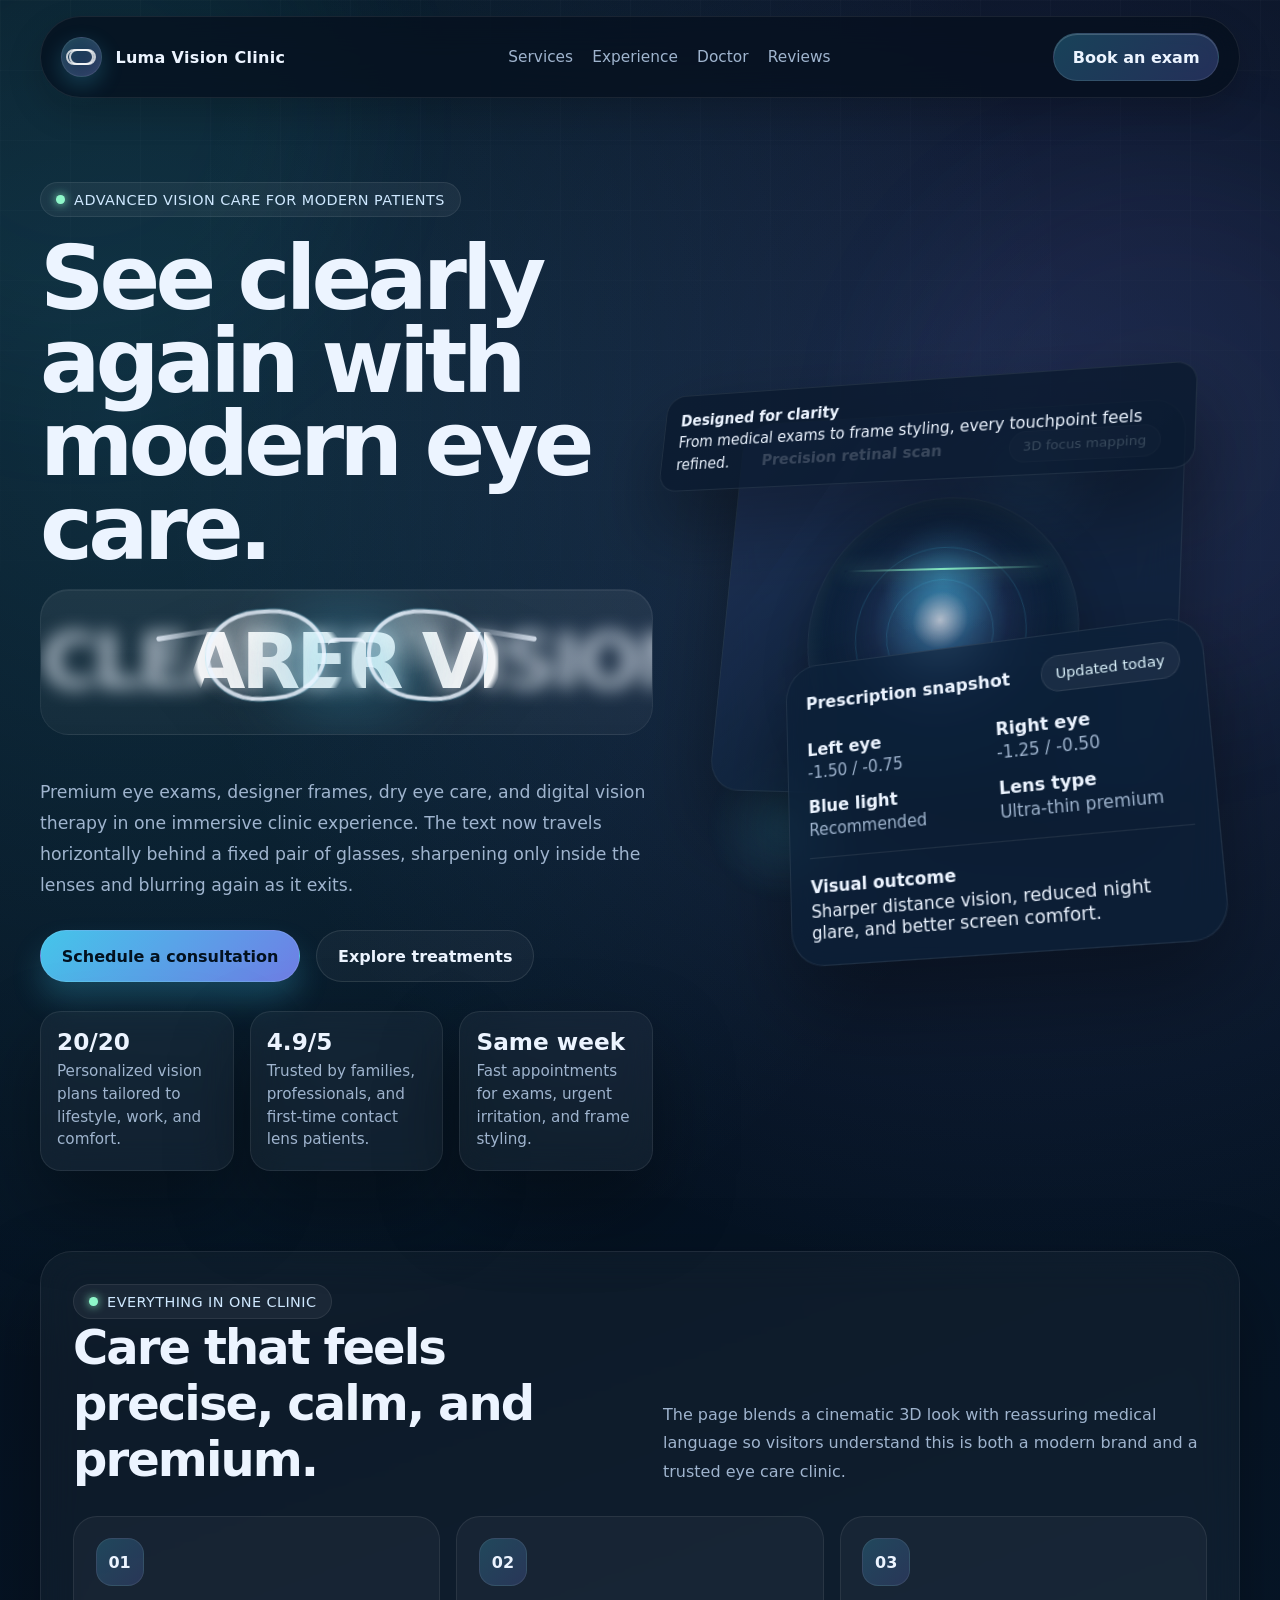
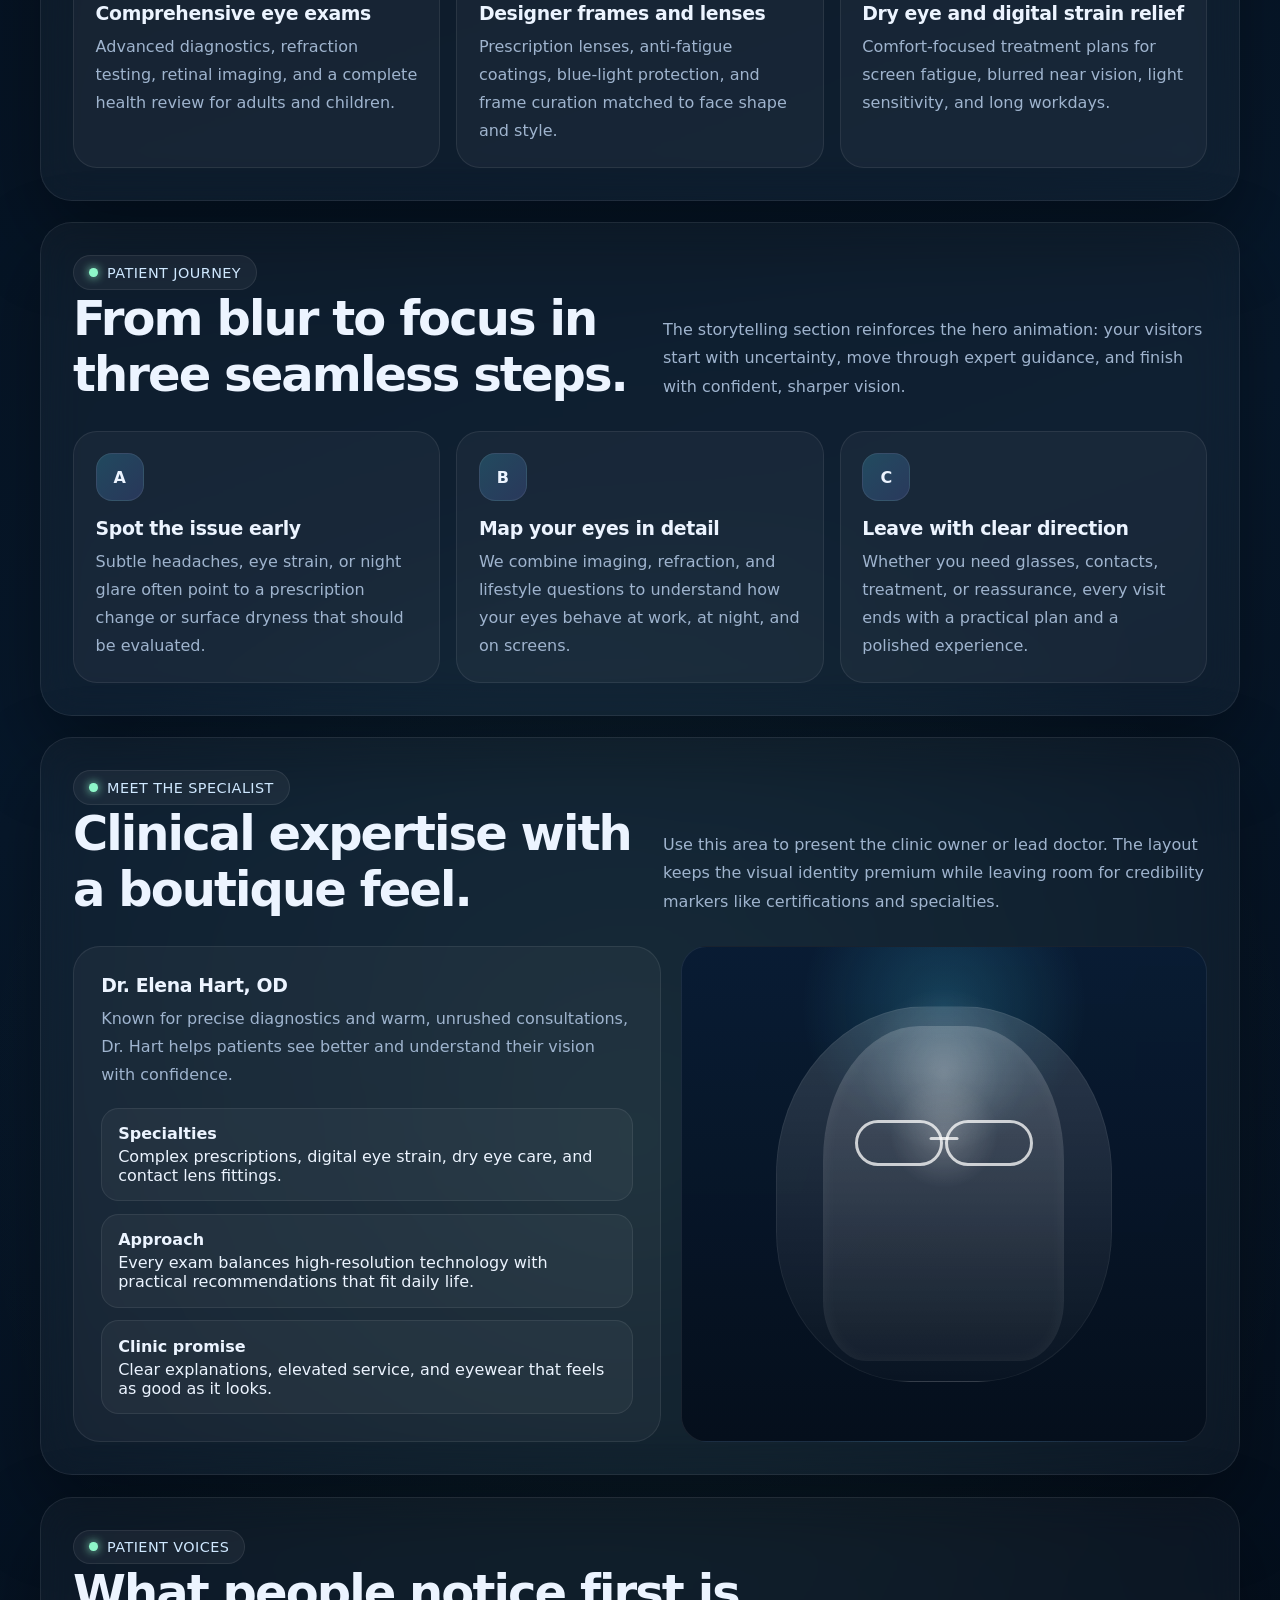
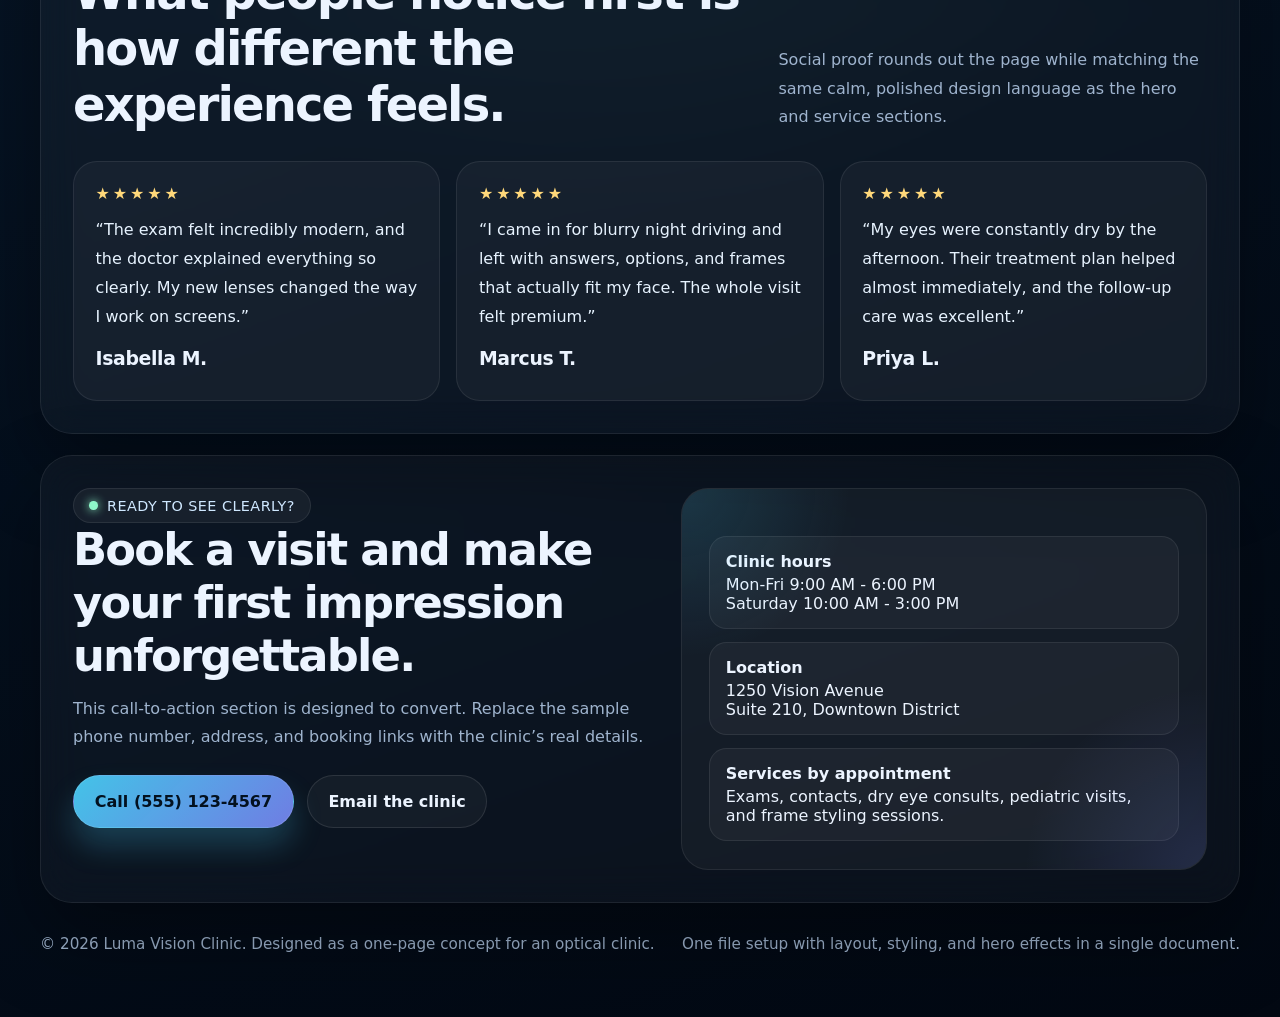
<file: index.html>
<!DOCTYPE html>
<html lang="en">
<head>
  <meta charset="UTF-8">
  <meta name="viewport" content="width=device-width, initial-scale=1.0">
  <title>Luma Vision Clinic | See Life Clearly</title>
  <meta
    name="description"
    content="A modern optical clinic landing page with a cinematic blur-to-focus glasses effect, premium eye care messaging, and one-page layout."
  >
  <style>
    :root {
      --bg: #041122;
      --bg-soft: #0a1d35;
      --card: rgba(10, 31, 56, 0.62);
      --card-border: rgba(255, 255, 255, 0.12);
      --text: #ecf4ff;
      --muted: #9fb4ce;
      --primary: #4bd7ff;
      --secondary: #7d8cff;
      --accent: #8ef7c9;
      --shadow: 0 35px 80px rgba(0, 0, 0, 0.35);
    }

    * {
      box-sizing: border-box;
    }

    html {
      scroll-behavior: smooth;
    }

    body {
      margin: 0;
      font-family: Inter, ui-sans-serif, system-ui, -apple-system, BlinkMacSystemFont, "Segoe UI", sans-serif;
      color: var(--text);
      background:
        radial-gradient(circle at 10% 10%, rgba(75, 215, 255, 0.16), transparent 24%),
        radial-gradient(circle at 80% 10%, rgba(125, 140, 255, 0.18), transparent 22%),
        radial-gradient(circle at 50% 65%, rgba(142, 247, 201, 0.07), transparent 24%),
        linear-gradient(160deg, #030b16 0%, #07182b 52%, #020812 100%);
      min-height: 100vh;
      overflow-x: hidden;
    }

    body::before,
    body::after {
      content: "";
      position: fixed;
      inset: auto;
      width: 34rem;
      height: 34rem;
      border-radius: 50%;
      filter: blur(80px);
      pointer-events: none;
      z-index: 0;
      opacity: 0.32;
    }

    body::before {
      top: -10rem;
      left: -12rem;
      background: rgba(75, 215, 255, 0.18);
    }

    body::after {
      right: -10rem;
      bottom: 12rem;
      background: rgba(125, 140, 255, 0.18);
    }

    a {
      color: inherit;
      text-decoration: none;
    }

    img {
      max-width: 100%;
      display: block;
    }

    .page-shell {
      position: relative;
      z-index: 1;
      width: min(1200px, calc(100% - 2rem));
      margin: 0 auto;
      padding-bottom: 4rem;
    }

    .grid-overlay {
      position: fixed;
      inset: 0;
      background-image:
        linear-gradient(rgba(255, 255, 255, 0.03) 1px, transparent 1px),
        linear-gradient(90deg, rgba(255, 255, 255, 0.03) 1px, transparent 1px);
      background-size: 70px 70px;
      mask-image: linear-gradient(to bottom, rgba(0, 0, 0, 0.6), transparent 92%);
      pointer-events: none;
      z-index: 0;
    }

    .nav {
      position: sticky;
      top: 1rem;
      z-index: 30;
      display: flex;
      align-items: center;
      justify-content: space-between;
      gap: 1rem;
      margin: 1rem 0 2.25rem;
      padding: 1rem 1.25rem;
      border: 1px solid rgba(255, 255, 255, 0.08);
      border-radius: 999px;
      background: rgba(5, 15, 28, 0.72);
      backdrop-filter: blur(18px);
      box-shadow: 0 14px 34px rgba(0, 0, 0, 0.18);
    }

    .brand {
      display: flex;
      align-items: center;
      gap: 0.85rem;
      font-weight: 700;
      letter-spacing: 0.02em;
    }

    .brand-mark {
      position: relative;
      display: inline-grid;
      place-items: center;
      width: 2.55rem;
      height: 2.55rem;
      border-radius: 50%;
      background: linear-gradient(145deg, rgba(75, 215, 255, 0.22), rgba(125, 140, 255, 0.28));
      border: 1px solid rgba(255, 255, 255, 0.12);
      box-shadow: inset 0 0 18px rgba(255, 255, 255, 0.08), 0 8px 22px rgba(75, 215, 255, 0.22);
    }

    .brand-mark::before,
    .brand-mark::after {
      content: "";
      position: absolute;
      border-radius: 999px;
      border: 2px solid rgba(255, 255, 255, 0.75);
    }

    .brand-mark::before {
      width: 1.45rem;
      height: 0.78rem;
      left: 0.28rem;
    }

    .brand-mark::after {
      width: 1.45rem;
      height: 0.78rem;
      right: 0.28rem;
    }

    .nav-links {
      display: flex;
      align-items: center;
      gap: 1.2rem;
      color: var(--muted);
      font-size: 0.96rem;
    }

    .nav-links a:hover,
    .nav-links a:focus-visible {
      color: var(--text);
    }

    .nav-cta {
      padding: 0.85rem 1.15rem;
      border-radius: 999px;
      border: 1px solid rgba(255, 255, 255, 0.1);
      background: linear-gradient(135deg, rgba(75, 215, 255, 0.25), rgba(125, 140, 255, 0.25));
      box-shadow: inset 0 1px 0 rgba(255, 255, 255, 0.18);
      font-weight: 600;
    }

    .hero {
      position: relative;
      display: grid;
      grid-template-columns: minmax(0, 1.05fr) minmax(320px, 0.95fr);
      gap: 2rem;
      align-items: center;
      padding: 3rem 0 5rem;
    }

    .hero-copy {
      position: relative;
      z-index: 2;
    }

    .eyebrow {
      display: inline-flex;
      align-items: center;
      gap: 0.6rem;
      padding: 0.52rem 0.92rem;
      border-radius: 999px;
      background: rgba(255, 255, 255, 0.05);
      color: #cfe8ff;
      border: 1px solid rgba(255, 255, 255, 0.08);
      font-size: 0.9rem;
      letter-spacing: 0.03em;
      text-transform: uppercase;
    }

    .eyebrow::before {
      content: "";
      width: 0.55rem;
      height: 0.55rem;
      border-radius: 50%;
      background: var(--accent);
      box-shadow: 0 0 10px var(--accent);
    }

    h1 {
      margin: 1.25rem 0 1.4rem;
      font-size: clamp(3.1rem, 7vw, 6rem);
      line-height: 0.93;
      letter-spacing: -0.055em;
    }

    .hero-intro {
      max-width: 38rem;
      color: var(--muted);
      font-size: 1.08rem;
      line-height: 1.8;
      margin-bottom: 1.8rem;
    }

    .hero-actions {
      display: flex;
      flex-wrap: wrap;
      gap: 1rem;
      margin-bottom: 1.8rem;
    }

    .btn {
      display: inline-flex;
      align-items: center;
      justify-content: center;
      gap: 0.65rem;
      min-height: 3.3rem;
      padding: 0 1.3rem;
      border-radius: 999px;
      border: 1px solid rgba(255, 255, 255, 0.1);
      font-weight: 600;
      transition: transform 180ms ease, box-shadow 180ms ease, border-color 180ms ease;
    }

    .btn:hover,
    .btn:focus-visible {
      transform: translateY(-2px);
    }

    .btn-primary {
      background: linear-gradient(135deg, rgba(75, 215, 255, 0.9), rgba(125, 140, 255, 0.88));
      color: #03111f;
      box-shadow: 0 18px 30px rgba(75, 215, 255, 0.22);
    }

    .btn-secondary {
      background: rgba(255, 255, 255, 0.04);
      color: var(--text);
    }

    .hero-metrics {
      display: grid;
      grid-template-columns: repeat(3, minmax(0, 1fr));
      gap: 1rem;
      max-width: 42rem;
    }

    .metric {
      padding: 1rem 1rem 1.2rem;
      border-radius: 1.3rem;
      background: rgba(255, 255, 255, 0.045);
      border: 1px solid rgba(255, 255, 255, 0.08);
      backdrop-filter: blur(15px);
      box-shadow: var(--shadow);
      transform-style: preserve-3d;
    }

    .metric-value {
      display: block;
      font-size: 1.45rem;
      font-weight: 700;
      margin-bottom: 0.3rem;
    }

    .metric-label {
      color: var(--muted);
      font-size: 0.95rem;
      line-height: 1.5;
    }

    .hero-title {
      max-width: 12ch;
      margin: 1.25rem 0 1rem;
    }

    .headline-lab {
      position: relative;
      max-width: 50rem;
      padding: 0.2rem 0 1.5rem;
    }

    .vision-runway {
      position: relative;
      min-height: 9rem;
      overflow: hidden;
      border-radius: 1.8rem;
      background:
        linear-gradient(180deg, rgba(255, 255, 255, 0.05), rgba(255, 255, 255, 0.02)),
        rgba(255, 255, 255, 0.02);
      border: 1px solid rgba(255, 255, 255, 0.06);
      box-shadow: inset 0 1px 0 rgba(255, 255, 255, 0.06);
    }

    .vision-mask {
      position: relative;
      display: flex;
      align-items: center;
      height: 9rem;
      overflow: hidden;
      white-space: nowrap;
    }

    .vision-mask.focused {
      position: absolute;
      inset: 0;
      z-index: 2;
      -webkit-mask-image:
        radial-gradient(ellipse 110px 82px at calc(50% - 78px) 50%, #000 64%, transparent 70%),
        radial-gradient(ellipse 110px 82px at calc(50% + 78px) 50%, #000 64%, transparent 70%);
      mask-image:
        radial-gradient(ellipse 110px 82px at calc(50% - 78px) 50%, #000 64%, transparent 70%),
        radial-gradient(ellipse 110px 82px at calc(50% + 78px) 50%, #000 64%, transparent 70%);
      -webkit-mask-repeat: no-repeat;
      mask-repeat: no-repeat;
    }

    .vision-track {
      display: inline-flex;
      align-items: center;
      gap: 2.5rem;
      width: max-content;
      animation: runway-scroll 18s linear infinite;
      will-change: transform;
    }

    .vision-copy {
      flex: 0 0 auto;
      font-size: clamp(2.8rem, 6vw, 5.2rem);
      line-height: 1;
      letter-spacing: -0.055em;
      font-weight: 800;
      text-transform: uppercase;
      padding-right: 1.2rem;
    }

    .vision-mask.blurred .vision-copy {
      color: rgba(236, 244, 255, 0.68);
      filter: blur(9px);
    }

    .vision-mask.focused .vision-copy {
      color: #fbfdff;
      text-shadow: 0 0 28px rgba(255, 255, 255, 0.12);
    }

    .glasses {
      position: absolute;
      top: 50%;
      left: 50%;
      transform: translate(-50%, -50%) translateZ(40px);
      width: 18rem;
      height: 7.3rem;
      pointer-events: none;
      z-index: 3;
      filter: drop-shadow(0 16px 26px rgba(0, 0, 0, 0.35));
    }

    .glasses::before,
    .glasses::after {
      content: "";
      position: absolute;
      top: 0.35rem;
      width: 7rem;
      height: 5.2rem;
      border-radius: 45% / 48%;
      border: 4px solid rgba(236, 244, 255, 0.82);
      background:
        linear-gradient(180deg, rgba(255, 255, 255, 0.2), rgba(255, 255, 255, 0.02)),
        radial-gradient(circle at 35% 25%, rgba(255, 255, 255, 0.22), transparent 44%);
      box-shadow:
        inset 0 0 22px rgba(255, 255, 255, 0.08),
        0 0 0 1px rgba(75, 215, 255, 0.18);
      backdrop-filter: blur(6px) saturate(1.15);
    }

    .glasses::before {
      left: 0.2rem;
      transform: rotate(-4deg);
    }

    .glasses::after {
      right: 0.2rem;
      transform: rotate(4deg);
    }

    .bridge {
      position: absolute;
      top: 2.1rem;
      left: 50%;
      width: 2.4rem;
      height: 1rem;
      transform: translateX(-50%);
      border-top: 4px solid rgba(236, 244, 255, 0.82);
      border-radius: 999px;
    }

    .temple {
      position: absolute;
      top: 1.75rem;
      width: 4.1rem;
      height: 0.3rem;
      background: linear-gradient(90deg, rgba(236, 244, 255, 0.8), rgba(236, 244, 255, 0));
      border-radius: 999px;
    }

    .temple.left {
      left: -2.9rem;
      transform: rotate(-9deg);
    }

    .temple.right {
      right: -2.9rem;
      transform: rotate(9deg);
      background: linear-gradient(90deg, rgba(236, 244, 255, 0), rgba(236, 244, 255, 0.8));
    }

    .glasses-glow {
      position: absolute;
      inset: -1rem;
      border-radius: 999px;
      background: radial-gradient(circle, rgba(75, 215, 255, 0.2), transparent 60%);
      filter: blur(18px);
      z-index: -1;
    }

    .hero-visual {
      position: relative;
      min-height: 39rem;
      display: grid;
      place-items: center;
      perspective: 1400px;
      transform-style: preserve-3d;
    }

    .visual-stack {
      position: relative;
      width: min(100%, 34rem);
      aspect-ratio: 0.92;
      transform-style: preserve-3d;
      transform: rotateY(-18deg) rotateX(12deg);
      transition: transform 300ms ease;
    }

    .floating-card {
      position: absolute;
      border-radius: 2rem;
      border: 1px solid rgba(255, 255, 255, 0.08);
      background: var(--card);
      backdrop-filter: blur(22px);
      box-shadow: var(--shadow);
      overflow: hidden;
    }

    .scan-card {
      inset: 8% 8% 28% 8%;
      padding: 1.4rem;
      transform: translateZ(80px);
    }

    .scan-card::before {
      content: "";
      position: absolute;
      inset: 0;
      background:
        radial-gradient(circle at 50% 45%, rgba(75, 215, 255, 0.32), transparent 20%),
        linear-gradient(135deg, rgba(125, 140, 255, 0.14), transparent 60%);
      pointer-events: none;
    }

    .scan-header,
    .card-header {
      display: flex;
      align-items: center;
      justify-content: space-between;
      gap: 1rem;
      margin-bottom: 1.15rem;
    }

    .chip {
      padding: 0.48rem 0.8rem;
      border-radius: 999px;
      background: rgba(255, 255, 255, 0.06);
      color: #dff6ff;
      font-size: 0.82rem;
      border: 1px solid rgba(255, 255, 255, 0.08);
    }

    .eye-orbital {
      position: relative;
      margin: 2rem auto 1.7rem;
      width: min(100%, 17rem);
      aspect-ratio: 1;
      border-radius: 50%;
      background:
        radial-gradient(circle at 50% 45%, rgba(255, 255, 255, 0.65), rgba(75, 215, 255, 0.22) 14%, rgba(10, 31, 56, 0.15) 34%, rgba(10, 31, 56, 0.92) 61%),
        radial-gradient(circle at 52% 50%, rgba(125, 140, 255, 0.18), transparent 55%);
      border: 1px solid rgba(255, 255, 255, 0.08);
      box-shadow:
        inset 0 0 28px rgba(255, 255, 255, 0.08),
        0 22px 45px rgba(0, 0, 0, 0.3);
    }

    .eye-orbital::before,
    .eye-orbital::after {
      content: "";
      position: absolute;
      border-radius: 50%;
      inset: 18%;
      border: 1px solid rgba(75, 215, 255, 0.16);
      animation: pulse 3.6s ease-in-out infinite;
    }

    .eye-orbital::after {
      inset: 30%;
      animation-delay: -1.8s;
    }

    .scan-line {
      position: absolute;
      left: 12%;
      right: 12%;
      top: 26%;
      height: 2px;
      background: linear-gradient(90deg, transparent, rgba(142, 247, 201, 0.95), transparent);
      box-shadow: 0 0 18px rgba(142, 247, 201, 0.65);
      animation: scan 4.4s ease-in-out infinite;
    }

    .scan-grid {
      display: grid;
      grid-template-columns: repeat(3, minmax(0, 1fr));
      gap: 0.7rem;
      font-size: 0.9rem;
    }

    .scan-grid > div {
      padding: 0.8rem 0.85rem;
      border-radius: 1rem;
      background: rgba(255, 255, 255, 0.04);
      border: 1px solid rgba(255, 255, 255, 0.06);
    }

    .prescription-card {
      right: 0;
      bottom: 4%;
      width: 72%;
      padding: 1.2rem;
      transform: translateZ(125px) rotateZ(-7deg);
    }

    .prescription-grid {
      display: grid;
      grid-template-columns: repeat(2, minmax(0, 1fr));
      gap: 0.8rem;
      color: var(--muted);
      font-size: 0.95rem;
    }

    .prescription-grid strong,
    .prescription-total strong {
      display: block;
      color: var(--text);
      font-size: 1rem;
      margin-bottom: 0.2rem;
    }

    .prescription-total {
      margin-top: 1rem;
      padding-top: 1rem;
      border-top: 1px solid rgba(255, 255, 255, 0.08);
    }

    .floating-badge {
      position: absolute;
      top: 8%;
      right: 4%;
      padding: 0.9rem 1rem;
      border-radius: 1.2rem;
      background: rgba(9, 25, 46, 0.78);
      border: 1px solid rgba(255, 255, 255, 0.08);
      box-shadow: var(--shadow);
      transform: translateZ(160px);
      font-size: 0.94rem;
      line-height: 1.5;
    }

    .sections {
      display: grid;
      gap: 1.35rem;
    }

    .panel {
      position: relative;
      padding: 2rem;
      border-radius: 2rem;
      background: rgba(255, 255, 255, 0.035);
      border: 1px solid rgba(255, 255, 255, 0.08);
      backdrop-filter: blur(20px);
      box-shadow: var(--shadow);
      overflow: hidden;
    }

    .section-header {
      display: flex;
      align-items: end;
      justify-content: space-between;
      gap: 2rem;
      margin-bottom: 1.8rem;
    }

    .section-header h2 {
      margin: 0;
      font-size: clamp(2rem, 5vw, 3rem);
      letter-spacing: -0.04em;
    }

    .section-header p {
      max-width: 34rem;
      color: var(--muted);
      line-height: 1.8;
      margin: 0;
    }

    .service-grid,
    .story-grid,
    .testimonial-grid {
      display: grid;
      grid-template-columns: repeat(3, minmax(0, 1fr));
      gap: 1rem;
    }

    .service-card,
    .story-card,
    .testimonial-card {
      position: relative;
      padding: 1.35rem;
      border-radius: 1.5rem;
      background: rgba(255, 255, 255, 0.04);
      border: 1px solid rgba(255, 255, 255, 0.08);
      transform-style: preserve-3d;
      transition: transform 220ms ease, border-color 220ms ease, background 220ms ease;
    }

    .service-card:hover,
    .story-card:hover,
    .testimonial-card:hover {
      transform: translateY(-4px) rotateX(3deg);
      border-color: rgba(75, 215, 255, 0.25);
      background: rgba(255, 255, 255, 0.055);
    }

    .service-icon,
    .story-index {
      display: inline-grid;
      place-items: center;
      width: 3rem;
      height: 3rem;
      border-radius: 1rem;
      margin-bottom: 1rem;
      background: linear-gradient(135deg, rgba(75, 215, 255, 0.2), rgba(125, 140, 255, 0.18));
      border: 1px solid rgba(255, 255, 255, 0.08);
      font-weight: 700;
    }

    .service-card h3,
    .story-card h3,
    .doctor-copy h3,
    .testimonial-card h3 {
      margin: 0 0 0.55rem;
      font-size: 1.18rem;
      letter-spacing: -0.02em;
    }

    .service-card p,
    .story-card p,
    .doctor-copy p,
    .testimonial-card p,
    .contact-copy p {
      color: var(--muted);
      line-height: 1.75;
      margin: 0;
    }

    .story-card {
      min-height: 14rem;
    }

    .doctor-panel,
    .contact-panel {
      display: grid;
      grid-template-columns: minmax(0, 0.95fr) minmax(260px, 0.85fr);
      gap: 1.2rem;
      align-items: stretch;
    }

    .doctor-card,
    .contact-card {
      position: relative;
      padding: 1.7rem;
      border-radius: 1.7rem;
      background: rgba(255, 255, 255, 0.04);
      border: 1px solid rgba(255, 255, 255, 0.08);
      overflow: hidden;
    }

    .doctor-portrait {
      position: relative;
      min-height: 22rem;
      border-radius: 1.6rem;
      background:
        radial-gradient(circle at 50% 25%, rgba(255, 255, 255, 0.16), transparent 18%),
        radial-gradient(circle at 50% 12%, rgba(75, 215, 255, 0.2), transparent 28%),
        linear-gradient(180deg, rgba(9, 28, 52, 0.95), rgba(5, 15, 28, 1));
      display: flex;
      align-items: center;
      justify-content: center;
    }

    .doctor-portrait::before {
      content: "";
      position: absolute;
      inset: 12% 18%;
      border-radius: 45% 45% 40% 40%;
      background:
        radial-gradient(circle at 50% 34%, rgba(255, 255, 255, 0.22), transparent 18%),
        linear-gradient(180deg, rgba(255, 255, 255, 0.14), rgba(255, 255, 255, 0.02));
      border: 1px solid rgba(255, 255, 255, 0.06);
      filter: blur(0.2px);
    }

    .doctor-silhouette {
      position: absolute;
      width: 46%;
      aspect-ratio: 0.72;
      border-radius: 40% 40% 18% 18%;
      background:
        radial-gradient(circle at 50% 15%, rgba(255, 255, 255, 0.12), transparent 18%),
        linear-gradient(180deg, rgba(255, 255, 255, 0.16), rgba(255, 255, 255, 0.04));
      box-shadow: inset 0 0 18px rgba(255, 255, 255, 0.06);
    }

    .doctor-silhouette::before,
    .doctor-silhouette::after {
      content: "";
      position: absolute;
      top: 28%;
      width: 34%;
      height: 12%;
      border-radius: 999px;
      border: 3px solid rgba(255, 255, 255, 0.75);
    }

    .doctor-silhouette::before {
      left: 13%;
    }

    .doctor-silhouette::after {
      right: 13%;
    }

    .doctor-silhouette span {
      position: absolute;
      top: 33%;
      left: 50%;
      width: 12%;
      height: 0.2rem;
      transform: translateX(-50%);
      background: rgba(255, 255, 255, 0.75);
      border-radius: 999px;
    }

    .doctor-list,
    .contact-list {
      display: grid;
      gap: 0.8rem;
      margin-top: 1.2rem;
    }

    .doctor-list div,
    .contact-item {
      padding: 0.95rem 1rem;
      border-radius: 1.1rem;
      background: rgba(255, 255, 255, 0.04);
      border: 1px solid rgba(255, 255, 255, 0.08);
    }

    .doctor-list strong,
    .contact-item strong {
      display: block;
      margin-bottom: 0.25rem;
    }

    .testimonial-card blockquote {
      margin: 0 0 1rem;
      font-size: 1rem;
      line-height: 1.8;
      color: #e7f3ff;
    }

    .stars {
      letter-spacing: 0.18em;
      color: #ffd87a;
      margin-bottom: 0.85rem;
    }

    .contact-panel .contact-copy h2 {
      margin: 0 0 0.8rem;
      font-size: clamp(2rem, 4vw, 2.8rem);
      letter-spacing: -0.04em;
    }

    .contact-card::before {
      content: "";
      position: absolute;
      inset: 0;
      background:
        radial-gradient(circle at top left, rgba(75, 215, 255, 0.14), transparent 26%),
        radial-gradient(circle at bottom right, rgba(125, 140, 255, 0.16), transparent 28%);
      pointer-events: none;
    }

    .contact-actions {
      display: flex;
      flex-wrap: wrap;
      gap: 0.8rem;
      margin-top: 1.5rem;
    }

    .footer {
      display: flex;
      flex-wrap: wrap;
      align-items: center;
      justify-content: space-between;
      gap: 1rem;
      padding: 2rem 0 0;
      color: var(--muted);
      font-size: 0.95rem;
    }

    .floating-orb {
      position: absolute;
      width: 11rem;
      height: 11rem;
      border-radius: 50%;
      background: radial-gradient(circle, rgba(75, 215, 255, 0.22), transparent 58%);
      filter: blur(10px);
      opacity: 0.9;
      pointer-events: none;
      animation: float 7s ease-in-out infinite;
    }

    .orb-1 {
      top: 4%;
      right: 22%;
    }

    .orb-2 {
      bottom: 12%;
      left: 2%;
      animation-delay: -3s;
    }

    @keyframes pulse {
      0%, 100% {
        transform: scale(0.98);
        opacity: 0.45;
      }
      50% {
        transform: scale(1.04);
        opacity: 0.85;
      }
    }

    @keyframes scan {
      0%, 100% {
        transform: translateY(-18%);
      }
      50% {
        transform: translateY(220%);
      }
    }

    @keyframes float {
      0%, 100% {
        transform: translate3d(0, 0, 0);
      }
      50% {
        transform: translate3d(0, -18px, 0);
      }
    }

    @keyframes runway-scroll {
      0% {
        transform: translateX(0);
      }
      100% {
        transform: translateX(calc(-50% - 1.25rem));
      }
    }

    @media (max-width: 1024px) {
      .hero,
      .doctor-panel,
      .contact-panel,
      .service-grid,
      .story-grid,
      .testimonial-grid {
        grid-template-columns: 1fr;
      }

      .hero {
        padding-top: 1.6rem;
      }

      .hero-visual {
        min-height: 33rem;
      }

      .hero-metrics {
        grid-template-columns: repeat(2, minmax(0, 1fr));
      }

      .section-header {
        flex-direction: column;
        align-items: start;
      }
    }

    @media (max-width: 720px) {
      .page-shell {
        width: min(100% - 1rem, 1200px);
      }

      .nav {
        border-radius: 1.5rem;
        padding: 1rem;
      }

      .nav-links {
        display: none;
      }

      .headline-layer {
        font-size: clamp(2.4rem, 12vw, 4.2rem);
      }

      .headline-lab {
        max-width: 100%;
      }

      .vision-runway,
      .vision-mask {
        min-height: 6.8rem;
        height: 6.8rem;
      }

      .vision-mask.focused {
        -webkit-mask-image:
          radial-gradient(ellipse 78px 58px at calc(50% - 54px) 50%, #000 64%, transparent 70%),
          radial-gradient(ellipse 78px 58px at calc(50% + 54px) 50%, #000 64%, transparent 70%);
        mask-image:
          radial-gradient(ellipse 78px 58px at calc(50% - 54px) 50%, #000 64%, transparent 70%),
          radial-gradient(ellipse 78px 58px at calc(50% + 54px) 50%, #000 64%, transparent 70%);
      }

      .glasses {
        width: 12.5rem;
        height: 5.1rem;
      }

      .glasses::before,
      .glasses::after {
        width: 4.7rem;
        height: 3.4rem;
      }

      .bridge {
        top: 1.4rem;
        width: 1.4rem;
      }

      .temple {
        top: 1.15rem;
        width: 2.5rem;
      }

      .temple.left {
        left: -1.7rem;
      }

      .temple.right {
        right: -1.7rem;
      }

      .vision-copy {
        font-size: clamp(2rem, 9vw, 3rem);
      }

      .hero-metrics {
        grid-template-columns: 1fr;
      }

      .panel {
        padding: 1.3rem;
      }

      .scan-grid,
      .prescription-grid {
        grid-template-columns: 1fr 1fr;
      }
    }

    @media (prefers-reduced-motion: reduce) {
      html {
        scroll-behavior: auto;
      }

      .eye-orbital::before,
      .eye-orbital::after,
      .scan-line,
      .floating-orb,
      .vision-track,
      .btn,
      .service-card,
      .story-card,
      .testimonial-card,
      .visual-stack {
        animation: none !important;
        transition: none !important;
      }
    }
  </style>
</head>
<body>
  <div class="grid-overlay" aria-hidden="true"></div>
  <div class="page-shell">
    <header class="nav">
      <a class="brand" href="#top" aria-label="Luma Vision Clinic home">
        <span class="brand-mark" aria-hidden="true"></span>
        <span>Luma Vision Clinic</span>
      </a>
      <nav class="nav-links" aria-label="Primary">
        <a href="#services">Services</a>
        <a href="#experience">Experience</a>
        <a href="#doctor">Doctor</a>
        <a href="#reviews">Reviews</a>
      </nav>
      <a class="nav-cta" href="#contact">Book an exam</a>
    </header>

    <main id="top">
      <section class="hero">
        <div class="hero-copy">
          <span class="eyebrow">Advanced vision care for modern patients</span>
          <h1 class="hero-title">See clearly again with modern eye care.</h1>
          <div class="headline-lab">
            <div class="vision-runway" aria-hidden="true">
              <div class="vision-mask blurred">
                <div class="vision-track">
                  <span class="vision-copy">Clearer vision starts here • precise exams • designer eyewear • dry eye relief •</span>
                  <span class="vision-copy">Clearer vision starts here • precise exams • designer eyewear • dry eye relief •</span>
                </div>
              </div>
              <div class="vision-mask focused">
                <div class="vision-track">
                  <span class="vision-copy">Clearer vision starts here • precise exams • designer eyewear • dry eye relief •</span>
                  <span class="vision-copy">Clearer vision starts here • precise exams • designer eyewear • dry eye relief •</span>
                </div>
              </div>
              <div class="glasses" aria-hidden="true">
                <span class="glasses-glow"></span>
                <span class="bridge"></span>
                <span class="temple left"></span>
                <span class="temple right"></span>
              </div>
            </div>
          </div>
          <p class="hero-intro">
            Premium eye exams, designer frames, dry eye care, and digital vision therapy in one immersive clinic experience.
            The text now travels horizontally behind a fixed pair of glasses, sharpening only inside the lenses and blurring again as it exits.
          </p>
          <div class="hero-actions">
            <a class="btn btn-primary" href="#contact">Schedule a consultation</a>
            <a class="btn btn-secondary" href="#services">Explore treatments</a>
          </div>
          <div class="hero-metrics">
            <article class="metric tilt-card">
              <span class="metric-value">20/20</span>
              <span class="metric-label">Personalized vision plans tailored to lifestyle, work, and comfort.</span>
            </article>
            <article class="metric tilt-card">
              <span class="metric-value">4.9/5</span>
              <span class="metric-label">Trusted by families, professionals, and first-time contact lens patients.</span>
            </article>
            <article class="metric tilt-card">
              <span class="metric-value">Same week</span>
              <span class="metric-label">Fast appointments for exams, urgent irritation, and frame styling.</span>
            </article>
          </div>
        </div>

        <div class="hero-visual">
          <span class="floating-orb orb-1" aria-hidden="true"></span>
          <span class="floating-orb orb-2" aria-hidden="true"></span>
          <div class="visual-stack">
            <article class="floating-card scan-card">
              <div class="scan-header">
                <strong>Precision retinal scan</strong>
                <span class="chip">3D focus mapping</span>
              </div>
              <div class="eye-orbital">
                <span class="scan-line" aria-hidden="true"></span>
              </div>
              <div class="scan-grid">
                <div><strong>Cornea</strong> Smooth surface analysis</div>
                <div><strong>Retina</strong> Early health detection</div>
                <div><strong>Comfort</strong> Reduced digital strain</div>
              </div>
            </article>

            <article class="floating-card prescription-card tilt-card">
              <div class="card-header">
                <strong>Prescription snapshot</strong>
                <span class="chip">Updated today</span>
              </div>
              <div class="prescription-grid">
                <div><strong>Left eye</strong> -1.50 / -0.75</div>
                <div><strong>Right eye</strong> -1.25 / -0.50</div>
                <div><strong>Blue light</strong> Recommended</div>
                <div><strong>Lens type</strong> Ultra-thin premium</div>
              </div>
              <div class="prescription-total">
                <strong>Visual outcome</strong>
                Sharper distance vision, reduced night glare, and better screen comfort.
              </div>
            </article>

            <div class="floating-badge">
              <strong>Designed for clarity</strong><br>
              From medical exams to frame styling, every touchpoint feels refined.
            </div>
          </div>
        </div>
      </section>

      <div class="sections">
        <section class="panel" id="services">
          <div class="section-header">
            <div>
              <span class="eyebrow">Everything in one clinic</span>
              <h2>Care that feels precise, calm, and premium.</h2>
            </div>
            <p>
              The page blends a cinematic 3D look with reassuring medical language so visitors understand this is both
              a modern brand and a trusted eye care clinic.
            </p>
          </div>
          <div class="service-grid">
            <article class="service-card tilt-card">
              <div class="service-icon">01</div>
              <h3>Comprehensive eye exams</h3>
              <p>Advanced diagnostics, refraction testing, retinal imaging, and a complete health review for adults and children.</p>
            </article>
            <article class="service-card tilt-card">
              <div class="service-icon">02</div>
              <h3>Designer frames and lenses</h3>
              <p>Prescription lenses, anti-fatigue coatings, blue-light protection, and frame curation matched to face shape and style.</p>
            </article>
            <article class="service-card tilt-card">
              <div class="service-icon">03</div>
              <h3>Dry eye and digital strain relief</h3>
              <p>Comfort-focused treatment plans for screen fatigue, blurred near vision, light sensitivity, and long workdays.</p>
            </article>
          </div>
        </section>

        <section class="panel" id="experience">
          <div class="section-header">
            <div>
              <span class="eyebrow">Patient journey</span>
              <h2>From blur to focus in three seamless steps.</h2>
            </div>
            <p>
              The storytelling section reinforces the hero animation: your visitors start with uncertainty, move through expert guidance,
              and finish with confident, sharper vision.
            </p>
          </div>
          <div class="story-grid">
            <article class="story-card tilt-card">
              <div class="story-index">A</div>
              <h3>Spot the issue early</h3>
              <p>Subtle headaches, eye strain, or night glare often point to a prescription change or surface dryness that should be evaluated.</p>
            </article>
            <article class="story-card tilt-card">
              <div class="story-index">B</div>
              <h3>Map your eyes in detail</h3>
              <p>We combine imaging, refraction, and lifestyle questions to understand how your eyes behave at work, at night, and on screens.</p>
            </article>
            <article class="story-card tilt-card">
              <div class="story-index">C</div>
              <h3>Leave with clear direction</h3>
              <p>Whether you need glasses, contacts, treatment, or reassurance, every visit ends with a practical plan and a polished experience.</p>
            </article>
          </div>
        </section>

        <section class="panel" id="doctor">
          <div class="section-header">
            <div>
              <span class="eyebrow">Meet the specialist</span>
              <h2>Clinical expertise with a boutique feel.</h2>
            </div>
            <p>
              Use this area to present the clinic owner or lead doctor. The layout keeps the visual identity premium while leaving room
              for credibility markers like certifications and specialties.
            </p>
          </div>
          <div class="doctor-panel">
            <div class="doctor-card doctor-copy">
              <h3>Dr. Elena Hart, OD</h3>
              <p>
                Known for precise diagnostics and warm, unrushed consultations, Dr. Hart helps patients see better and understand their vision with confidence.
              </p>
              <div class="doctor-list">
                <div>
                  <strong>Specialties</strong>
                  Complex prescriptions, digital eye strain, dry eye care, and contact lens fittings.
                </div>
                <div>
                  <strong>Approach</strong>
                  Every exam balances high-resolution technology with practical recommendations that fit daily life.
                </div>
                <div>
                  <strong>Clinic promise</strong>
                  Clear explanations, elevated service, and eyewear that feels as good as it looks.
                </div>
              </div>
            </div>
            <div class="doctor-card doctor-portrait" aria-hidden="true">
              <div class="doctor-silhouette">
                <span></span>
              </div>
            </div>
          </div>
        </section>

        <section class="panel" id="reviews">
          <div class="section-header">
            <div>
              <span class="eyebrow">Patient voices</span>
              <h2>What people notice first is how different the experience feels.</h2>
            </div>
            <p>
              Social proof rounds out the page while matching the same calm, polished design language as the hero and service sections.
            </p>
          </div>
          <div class="testimonial-grid">
            <article class="testimonial-card tilt-card">
              <div class="stars">★★★★★</div>
              <blockquote>
                “The exam felt incredibly modern, and the doctor explained everything so clearly. My new lenses changed the way I work on screens.”
              </blockquote>
              <h3>Isabella M.</h3>
            </article>
            <article class="testimonial-card tilt-card">
              <div class="stars">★★★★★</div>
              <blockquote>
                “I came in for blurry night driving and left with answers, options, and frames that actually fit my face. The whole visit felt premium.”
              </blockquote>
              <h3>Marcus T.</h3>
            </article>
            <article class="testimonial-card tilt-card">
              <div class="stars">★★★★★</div>
              <blockquote>
                “My eyes were constantly dry by the afternoon. Their treatment plan helped almost immediately, and the follow-up care was excellent.”
              </blockquote>
              <h3>Priya L.</h3>
            </article>
          </div>
        </section>

        <section class="panel" id="contact">
          <div class="contact-panel">
            <div class="contact-copy">
              <span class="eyebrow">Ready to see clearly?</span>
              <h2>Book a visit and make your first impression unforgettable.</h2>
              <p>
                This call-to-action section is designed to convert. Replace the sample phone number, address, and booking links with the clinic’s real details.
              </p>
              <div class="contact-actions">
                <a class="btn btn-primary" href="tel:+15551234567">Call (555) 123-4567</a>
                <a class="btn btn-secondary" href="mailto:hello@lumavisionclinic.com">Email the clinic</a>
              </div>
            </div>
            <div class="contact-card">
              <div class="contact-list">
                <div class="contact-item">
                  <strong>Clinic hours</strong>
                  Mon-Fri 9:00 AM - 6:00 PM<br>
                  Saturday 10:00 AM - 3:00 PM
                </div>
                <div class="contact-item">
                  <strong>Location</strong>
                  1250 Vision Avenue<br>
                  Suite 210, Downtown District
                </div>
                <div class="contact-item">
                  <strong>Services by appointment</strong>
                  Exams, contacts, dry eye consults, pediatric visits, and frame styling sessions.
                </div>
              </div>
            </div>
          </div>
        </section>
      </div>
    </main>

    <footer class="footer">
      <span>© 2026 Luma Vision Clinic. Designed as a one-page concept for an optical clinic.</span>
      <span>One file setup with layout, styling, and hero effects in a single document.</span>
    </footer>
  </div>

</body>
</html>
</file>
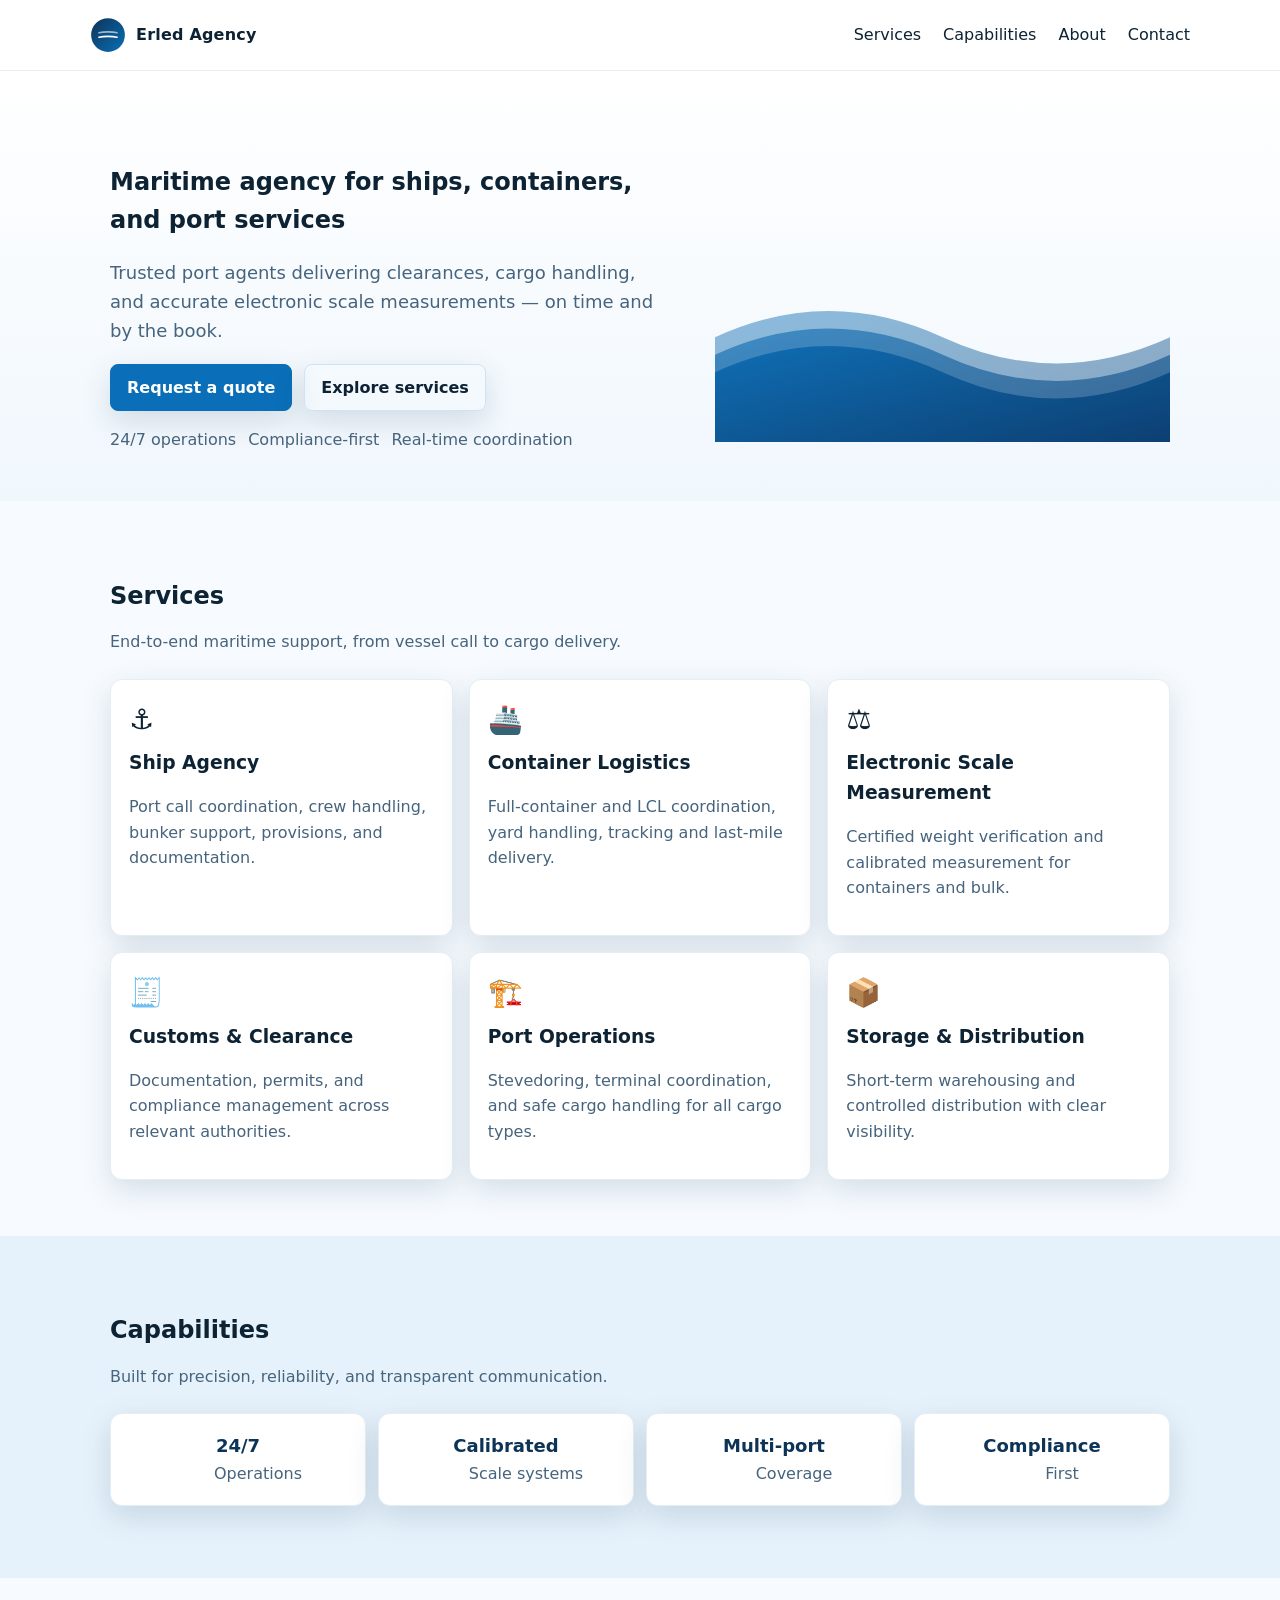
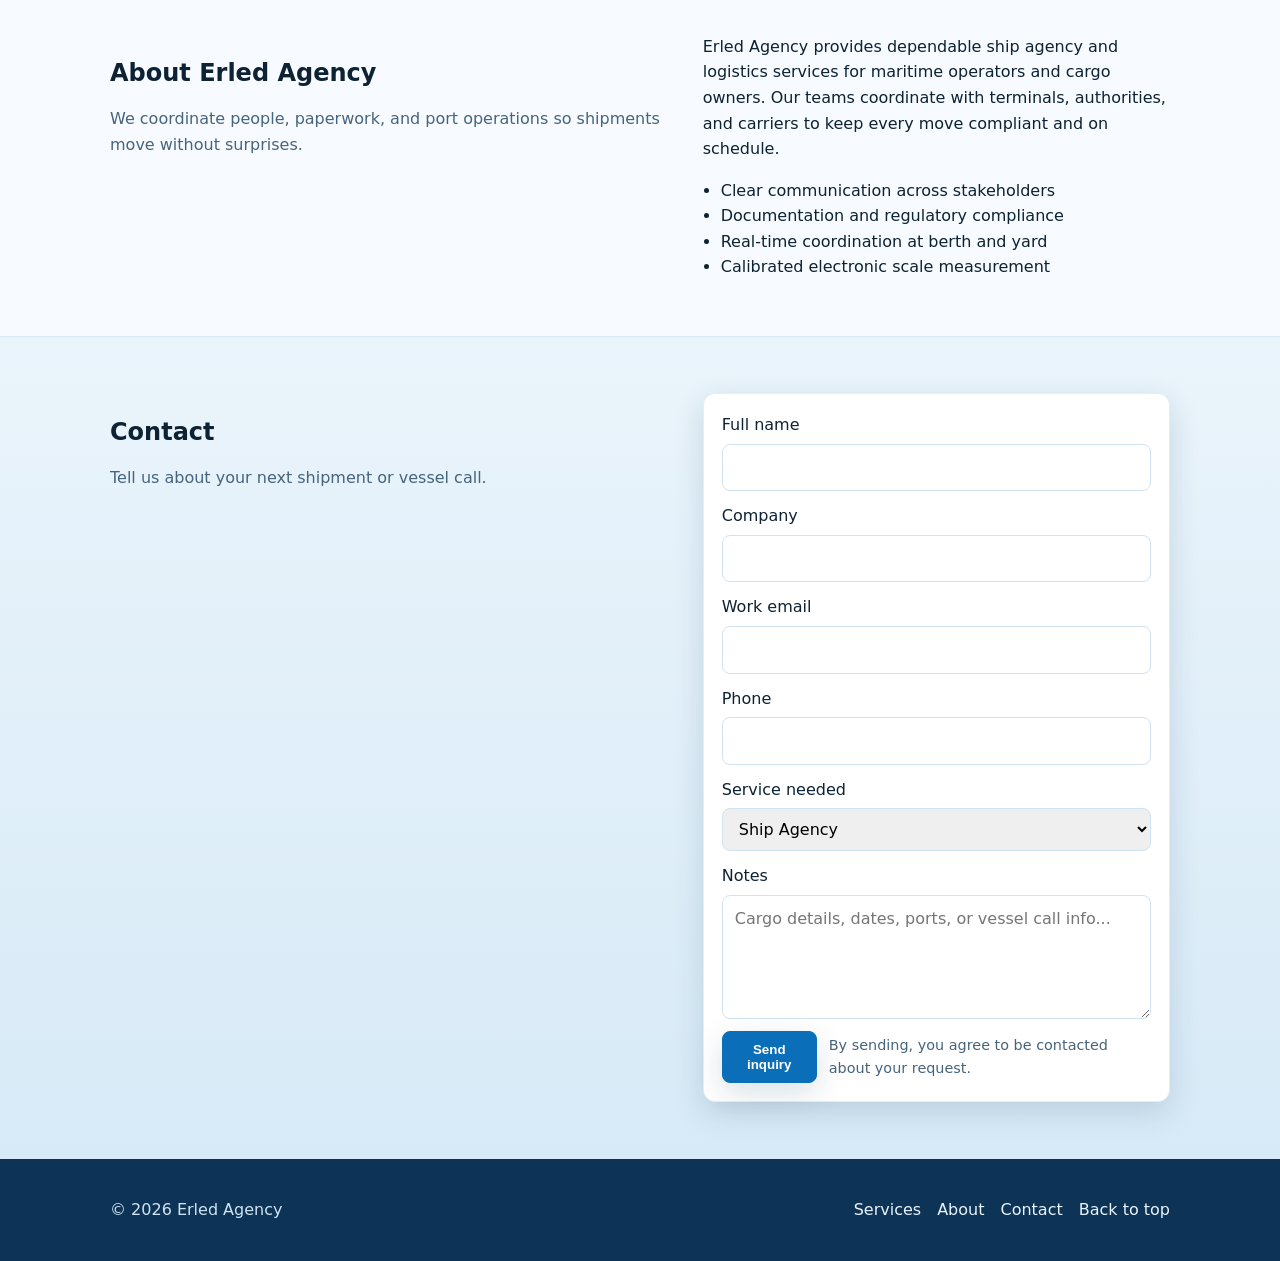
<file: erled-agency/index.html>
<!DOCTYPE html>
<html lang="en">
  <head>
    <meta charset="utf-8" />
    <meta name="viewport" content="width=device-width, initial-scale=1" />
    <title>Erled Agency — Maritime Logistics & Port Services</title>
    <meta name="description" content="Erled Agency is a maritime agency providing ship agency, container logistics, electronic scale measurement, and end-to-end port services with trusted expertise." />
    <meta name="theme-color" content="#0d3356" />

    <meta property="og:title" content="Erled Agency — Maritime Logistics & Port Services" />
    <meta property="og:description" content="Ship agency, containers, electronic scale measurement, and port operations — delivered reliably." />
    <meta property="og:type" content="website" />
    <meta property="og:url" content="https://www.erled-agency.example/" />

    <meta name="twitter:card" content="summary" />
    <meta name="twitter:title" content="Erled Agency — Maritime Logistics & Port Services" />
    <meta name="twitter:description" content="Ship agency, containers, electronic scale measurement, and port operations — delivered reliably." />

    <link rel="icon" href="favicon.svg" type="image/svg+xml" />
    <link rel="stylesheet" href="assets/css/styles.css" />

    <script type="application/ld+json">
      {
        "@context": "https://schema.org",
        "@type": "Organization",
        "name": "Erled Agency",
        "url": "https://www.erled-agency.example/",
        "logo": "https://www.erled-agency.example/favicon.svg",
        "description": "Maritime agency for ship agency, container logistics, electronic scale measurement, and port services.",
        "contactPoint": [
          {
            "@type": "ContactPoint",
            "contactType": "sales",
            "email": "sales@erled-agency.example"
          }
        ]
      }
    </script>
    <script type="application/ld+json">
      {
        "@context": "https://schema.org",
        "@type": "WebSite",
        "name": "Erled Agency",
        "url": "https://www.erled-agency.example/",
        "potentialAction": {
          "@type": "SearchAction",
          "target": "https://www.erled-agency.example/?q={search_term_string}",
          "query-input": "required name=search_term_string"
        }
      }
    </script>
  </head>
  <body>
    <a class="skip-link" href="#main">Skip to content</a>

    <header class="site-header" data-header>
      <div class="container header__inner">
        <a href="#home" class="brand" aria-label="Erled Agency home">
          <svg class="brand__mark" viewBox="0 0 64 64" aria-hidden="true" focusable="false">
            <circle cx="32" cy="32" r="30" fill="url(#grad)" />
            <path d="M16 36c8-2 24-2 32 0" fill="none" stroke="white" stroke-width="3" stroke-linecap="round" />
            <path d="M16 28c8-2 24-2 32 0" fill="none" stroke="white" stroke-width="3" stroke-linecap="round" opacity=".6" />
            <defs>
              <linearGradient id="grad" x1="0" x2="1" y1="0" y2="1">
                <stop offset="0%" stop-color="#0d3356" />
                <stop offset="100%" stop-color="#0a6fb8" />
              </linearGradient>
            </defs>
          </svg>
          <span class="brand__text"><strong>Erled</strong> Agency</span>
        </a>

        <nav class="nav" aria-label="Primary">
          <button class="nav__toggle" aria-expanded="false" aria-controls="primary-navigation" data-nav-toggle>
            <span class="nav__toggle-bar" aria-hidden="true"></span>
            <span class="nav__toggle-bar" aria-hidden="true"></span>
            <span class="nav__toggle-bar" aria-hidden="true"></span>
            <span class="sr-only">Menu</span>
          </button>
          <ul class="nav__list" id="primary-navigation" data-nav-list>
            <li><a href="#services">Services</a></li>
            <li><a href="#capabilities">Capabilities</a></li>
            <li><a href="#about">About</a></li>
            <li><a href="#contact">Contact</a></li>
          </ul>
        </nav>
      </div>
    </header>

    <main id="main">
      <section id="home" class="hero" aria-label="Intro">
        <div class="container hero__inner">
          <div class="hero__content" data-reveal>
            <h1>Maritime agency for ships, containers, and port services</h1>
            <p class="lead">Trusted port agents delivering clearances, cargo handling, and accurate electronic scale measurements — on time and by the book.</p>
            <div class="hero__actions">
              <a class="button button--primary" href="#contact">Request a quote</a>
              <a class="button button--ghost" href="#services">Explore services</a>
            </div>
            <ul class="trust-list" aria-label="Highlights">
              <li>24/7 operations</li>
              <li>Compliance-first</li>
              <li>Real-time coordination</li>
            </ul>
          </div>
          <div class="hero__art" aria-hidden="true" data-reveal>
            <svg viewBox="0 0 520 320" class="hero__wave">
              <defs>
                <linearGradient id="ocean" x1="0" x2="1" y1="0" y2="1">
                  <stop offset="0%" stop-color="#0a6fb8" />
                  <stop offset="100%" stop-color="#073b6f" />
                </linearGradient>
              </defs>
              <path d="M0 240 Q130 180 260 240 T520 240 V320 H0 Z" fill="url(#ocean)" opacity="0.9"></path>
              <path d="M0 220 Q130 160 260 220 T520 220 V320 H0 Z" fill="url(#ocean)" opacity="0.6"></path>
              <path d="M0 200 Q130 140 260 200 T520 200 V320 H0 Z" fill="url(#ocean)" opacity="0.45"></path>
            </svg>
          </div>
        </div>
      </section>

      <section id="services" class="section" aria-labelledby="services-title">
        <div class="container">
          <header class="section__header" data-reveal>
            <h2 id="services-title">Services</h2>
            <p class="section__subtitle">End-to-end maritime support, from vessel call to cargo delivery.</p>
          </header>

          <div class="cards" data-reveal>
            <article class="card">
              <div class="card__icon" aria-hidden="true">⚓</div>
              <h3 class="card__title">Ship Agency</h3>
              <p class="card__text">Port call coordination, crew handling, bunker support, provisions, and documentation.</p>
            </article>
            <article class="card">
              <div class="card__icon" aria-hidden="true">🚢</div>
              <h3 class="card__title">Container Logistics</h3>
              <p class="card__text">Full-container and LCL coordination, yard handling, tracking and last-mile delivery.</p>
            </article>
            <article class="card">
              <div class="card__icon" aria-hidden="true">⚖️</div>
              <h3 class="card__title">Electronic Scale Measurement</h3>
              <p class="card__text">Certified weight verification and calibrated measurement for containers and bulk.</p>
            </article>
            <article class="card">
              <div class="card__icon" aria-hidden="true">🧾</div>
              <h3 class="card__title">Customs & Clearance</h3>
              <p class="card__text">Documentation, permits, and compliance management across relevant authorities.</p>
            </article>
            <article class="card">
              <div class="card__icon" aria-hidden="true">🏗️</div>
              <h3 class="card__title">Port Operations</h3>
              <p class="card__text">Stevedoring, terminal coordination, and safe cargo handling for all cargo types.</p>
            </article>
            <article class="card">
              <div class="card__icon" aria-hidden="true">📦</div>
              <h3 class="card__title">Storage & Distribution</h3>
              <p class="card__text">Short-term warehousing and controlled distribution with clear visibility.</p>
            </article>
          </div>
        </div>
      </section>

      <section id="capabilities" class="section section--tinted" aria-labelledby="capabilities-title">
        <div class="container">
          <header class="section__header" data-reveal>
            <h2 id="capabilities-title">Capabilities</h2>
            <p class="section__subtitle">Built for precision, reliability, and transparent communication.</p>
          </header>

          <dl class="stats" data-reveal>
            <div class="stat">
              <dt class="stat__label">24/7</dt>
              <dd class="stat__value">Operations</dd>
            </div>
            <div class="stat">
              <dt class="stat__label">Calibrated</dt>
              <dd class="stat__value">Scale systems</dd>
            </div>
            <div class="stat">
              <dt class="stat__label">Multi-port</dt>
              <dd class="stat__value">Coverage</dd>
            </div>
            <div class="stat">
              <dt class="stat__label">Compliance</dt>
              <dd class="stat__value">First</dd>
            </div>
          </dl>
        </div>
      </section>

      <section id="about" class="section" aria-labelledby="about-title">
        <div class="container grid-2">
          <header class="section__header" data-reveal>
            <h2 id="about-title">About Erled Agency</h2>
            <p class="section__subtitle">We coordinate people, paperwork, and port operations so shipments move without surprises.</p>
          </header>

          <div class="prose" data-reveal>
            <p>Erled Agency provides dependable ship agency and logistics services for maritime operators and cargo owners. Our teams coordinate with terminals, authorities, and carriers to keep every move compliant and on schedule.</p>
            <ul>
              <li>Clear communication across stakeholders</li>
              <li>Documentation and regulatory compliance</li>
              <li>Real-time coordination at berth and yard</li>
              <li>Calibrated electronic scale measurement</li>
            </ul>
          </div>
        </div>
      </section>

      <section id="contact" class="section section--accent" aria-labelledby="contact-title">
        <div class="container grid-2">
          <header class="section__header" data-reveal>
            <h2 id="contact-title">Contact</h2>
            <p class="section__subtitle">Tell us about your next shipment or vessel call.</p>
          </header>

          <form class="contact" data-reveal data-email="sales@erled-agency.example">
            <div class="form__row">
              <label for="name">Full name</label>
              <input id="name" name="name" type="text" autocomplete="name" required />
            </div>
            <div class="form__row">
              <label for="company">Company</label>
              <input id="company" name="company" type="text" autocomplete="organization" />
            </div>
            <div class="form__row">
              <label for="email">Work email</label>
              <input id="email" name="email" type="email" autocomplete="email" required />
            </div>
            <div class="form__row">
              <label for="phone">Phone</label>
              <input id="phone" name="phone" type="tel" autocomplete="tel" />
            </div>
            <div class="form__row">
              <label for="service">Service needed</label>
              <select id="service" name="service">
                <option>Ship Agency</option>
                <option>Container Logistics</option>
                <option>Electronic Scale Measurement</option>
                <option>Customs & Clearance</option>
                <option>Port Operations</option>
                <option>Storage & Distribution</option>
              </select>
            </div>
            <div class="form__row form__row--full">
              <label for="message">Notes</label>
              <textarea id="message" name="message" rows="4" placeholder="Cargo details, dates, ports, or vessel call info..."></textarea>
            </div>
            <div class="form__actions">
              <button type="submit" class="button button--primary">Send inquiry</button>
              <p class="form__disclaimer">By sending, you agree to be contacted about your request.</p>
            </div>
          </form>
        </div>
      </section>
    </main>

    <footer class="site-footer">
      <div class="container footer__inner">
        <p class="copyright">© <span data-year></span> Erled Agency</p>
        <ul class="footer__nav">
          <li><a href="#services">Services</a></li>
          <li><a href="#about">About</a></li>
          <li><a href="#contact">Contact</a></li>
          <li><a href="#home">Back to top</a></li>
        </ul>
      </div>
    </footer>

    <script src="assets/js/main.js" defer></script>
  </body>
  </html>
</file>
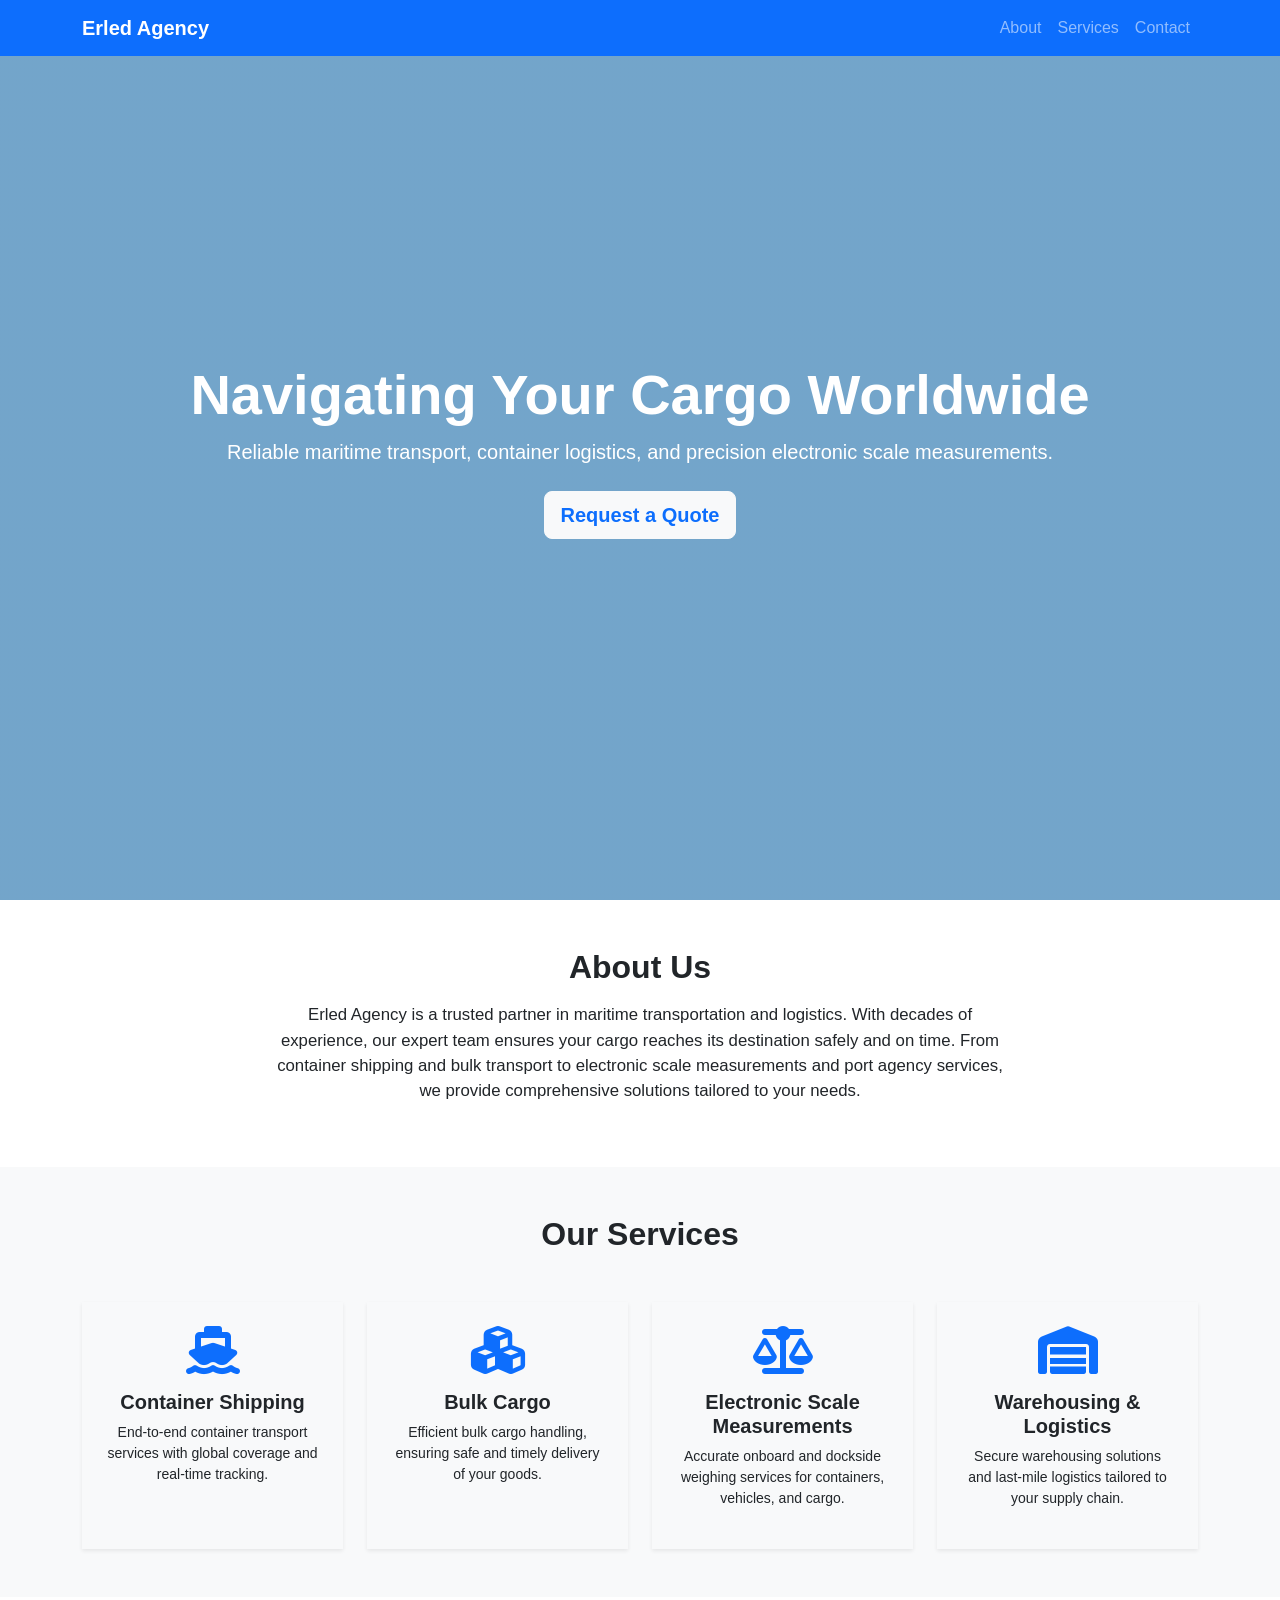
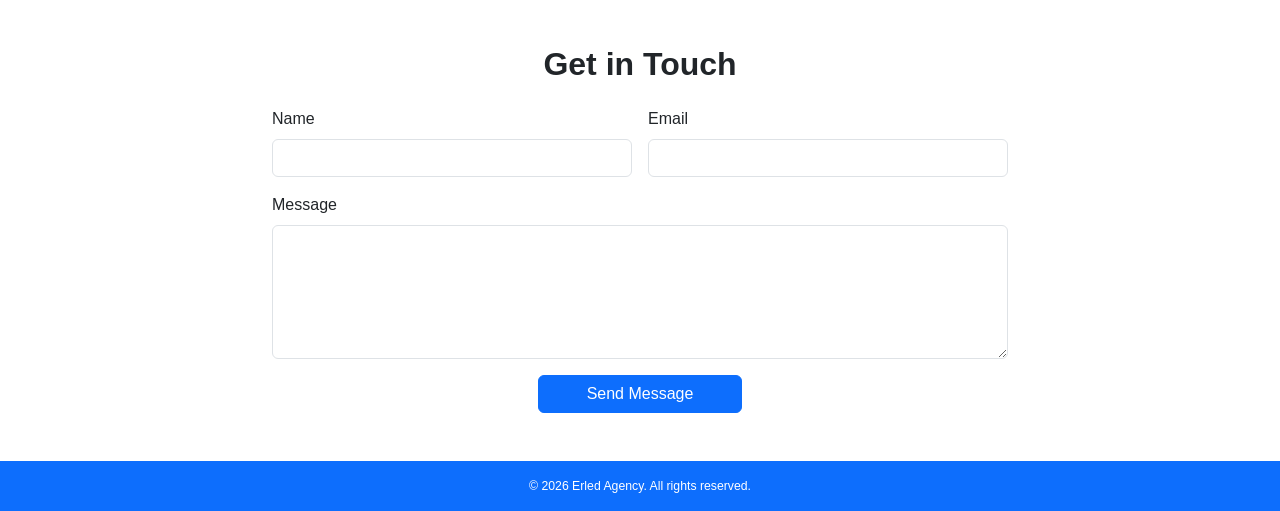
<file: erled_agency/index.html>
<!DOCTYPE html>
<html lang="en">
<head>
  <meta charset="UTF-8" />
  <meta name="viewport" content="width=device-width, initial-scale=1.0" />
  <title>Erled Agency | Maritime Solutions</title>
  <link href="https://cdn.jsdelivr.net/npm/bootstrap@5.3.2/dist/css/bootstrap.min.css" rel="stylesheet" integrity="sha384-mQCk2BEmc6kAMPx/+qvOB0fOkH1ZZ1xdjQbaO5jM90+hCbGyF/F7kh/3Gzdh0dX8" crossorigin="anonymous" />
  <link href="https://cdnjs.cloudflare.com/ajax/libs/font-awesome/6.5.0/css/all.min.css" rel="stylesheet" integrity="sha512-RXf+QSDCUQs6OGMw6rX3o5R16/fMJiceqd7qV3CyMfCVxYv3BPjVAk0nnk3uKxRykGGBqBPdZiZsa1+lZeX7mg==" crossorigin="anonymous" referrerpolicy="no-referrer" />
  <link rel="stylesheet" href="styles.css" />
</head>
<body>
  <header>
    <nav class="navbar navbar-expand-lg navbar-dark bg-primary fixed-top">
      <div class="container">
        <a class="navbar-brand fw-bold" href="#">Erled Agency</a>
        <button class="navbar-toggler" type="button" data-bs-toggle="collapse" data-bs-target="#navMenu" aria-controls="navMenu" aria-expanded="false" aria-label="Toggle navigation">
          <span class="navbar-toggler-icon"></span>
        </button>
        <div class="collapse navbar-collapse" id="navMenu">
          <ul class="navbar-nav ms-auto">
            <li class="nav-item"><a class="nav-link" href="#about">About</a></li>
            <li class="nav-item"><a class="nav-link" href="#services">Services</a></li>
            <li class="nav-item"><a class="nav-link" href="#contact">Contact</a></li>
          </ul>
        </div>
      </div>
    </nav>
  </header>

  <section id="hero" class="hero d-flex align-items-center text-center text-white">
    <div class="container">
      <h1 class="display-4 fw-bold">Navigating Your Cargo Worldwide</h1>
      <p class="lead mb-4">Reliable maritime transport, container logistics, and precision electronic scale measurements.</p>
      <a href="#contact" class="btn btn-lg btn-light text-primary fw-semibold">Request a Quote</a>
    </div>
  </section>

  <section id="about" class="py-5">
    <div class="container">
      <div class="row justify-content-center">
        <div class="col-lg-8 text-center">
          <h2 class="fw-bold mb-3">About Us</h2>
          <p>Erled Agency is a trusted partner in maritime transportation and logistics. With decades of experience, our expert team ensures your cargo reaches its destination safely and on time. From container shipping and bulk transport to electronic scale measurements and port agency services, we provide comprehensive solutions tailored to your needs.</p>
        </div>
      </div>
    </div>
  </section>

  <section id="services" class="py-5 bg-light">
    <div class="container">
      <h2 class="fw-bold text-center mb-5">Our Services</h2>
      <div class="row g-4">
        <div class="col-md-6 col-lg-3">
          <div class="service-box text-center p-4 h-100 shadow-sm">
            <i class="fa-solid fa-ship fa-3x mb-3 text-primary"></i>
            <h5 class="fw-semibold mb-2">Container Shipping</h5>
            <p class="small">End-to-end container transport services with global coverage and real-time tracking.</p>
          </div>
        </div>
        <div class="col-md-6 col-lg-3">
          <div class="service-box text-center p-4 h-100 shadow-sm">
            <i class="fa-solid fa-cubes fa-3x mb-3 text-primary"></i>
            <h5 class="fw-semibold mb-2">Bulk Cargo</h5>
            <p class="small">Efficient bulk cargo handling, ensuring safe and timely delivery of your goods.</p>
          </div>
        </div>
        <div class="col-md-6 col-lg-3">
          <div class="service-box text-center p-4 h-100 shadow-sm">
            <i class="fa-solid fa-scale-balanced fa-3x mb-3 text-primary"></i>
            <h5 class="fw-semibold mb-2">Electronic Scale Measurements</h5>
            <p class="small">Accurate onboard and dockside weighing services for containers, vehicles, and cargo.</p>
          </div>
        </div>
        <div class="col-md-6 col-lg-3">
          <div class="service-box text-center p-4 h-100 shadow-sm">
            <i class="fa-solid fa-warehouse fa-3x mb-3 text-primary"></i>
            <h5 class="fw-semibold mb-2">Warehousing & Logistics</h5>
            <p class="small">Secure warehousing solutions and last-mile logistics tailored to your supply chain.</p>
          </div>
        </div>
      </div>
    </div>
  </section>

  <section id="contact" class="py-5">
    <div class="container">
      <h2 class="fw-bold text-center mb-4">Get in Touch</h2>
      <div class="row justify-content-center">
        <div class="col-lg-8">
          <form class="row g-3" name="contact" data-netlify="true">
            <div class="col-md-6">
              <label for="name" class="form-label">Name</label>
              <input type="text" class="form-control" id="name" name="name" required />
            </div>
            <div class="col-md-6">
              <label for="email" class="form-label">Email</label>
              <input type="email" class="form-control" id="email" name="email" required />
            </div>
            <div class="col-12">
              <label for="message" class="form-label">Message</label>
              <textarea id="message" name="message" rows="5" class="form-control" required></textarea>
            </div>
            <div class="col-12 text-center">
              <button type="submit" class="btn btn-primary px-5">Send Message</button>
            </div>
          </form>
        </div>
      </div>
    </div>
  </section>

  <footer class="bg-primary text-white text-center py-3">
    <div class="container small">
      <p class="mb-0">&copy; <span id="year"></span> Erled Agency. All rights reserved.</p>
    </div>
  </footer>

  <script src="https://cdn.jsdelivr.net/npm/bootstrap@5.3.2/dist/js/bootstrap.bundle.min.js" integrity="sha384-eZNMsMgNpOa5yZS4nVrLOT9e6x6tEN84ImU8vzU6RcaTfIY6M4ZaChkCGbdF1YzE" crossorigin="anonymous"></script>
  <script src="script.js"></script>
</body>
</html>
</file>
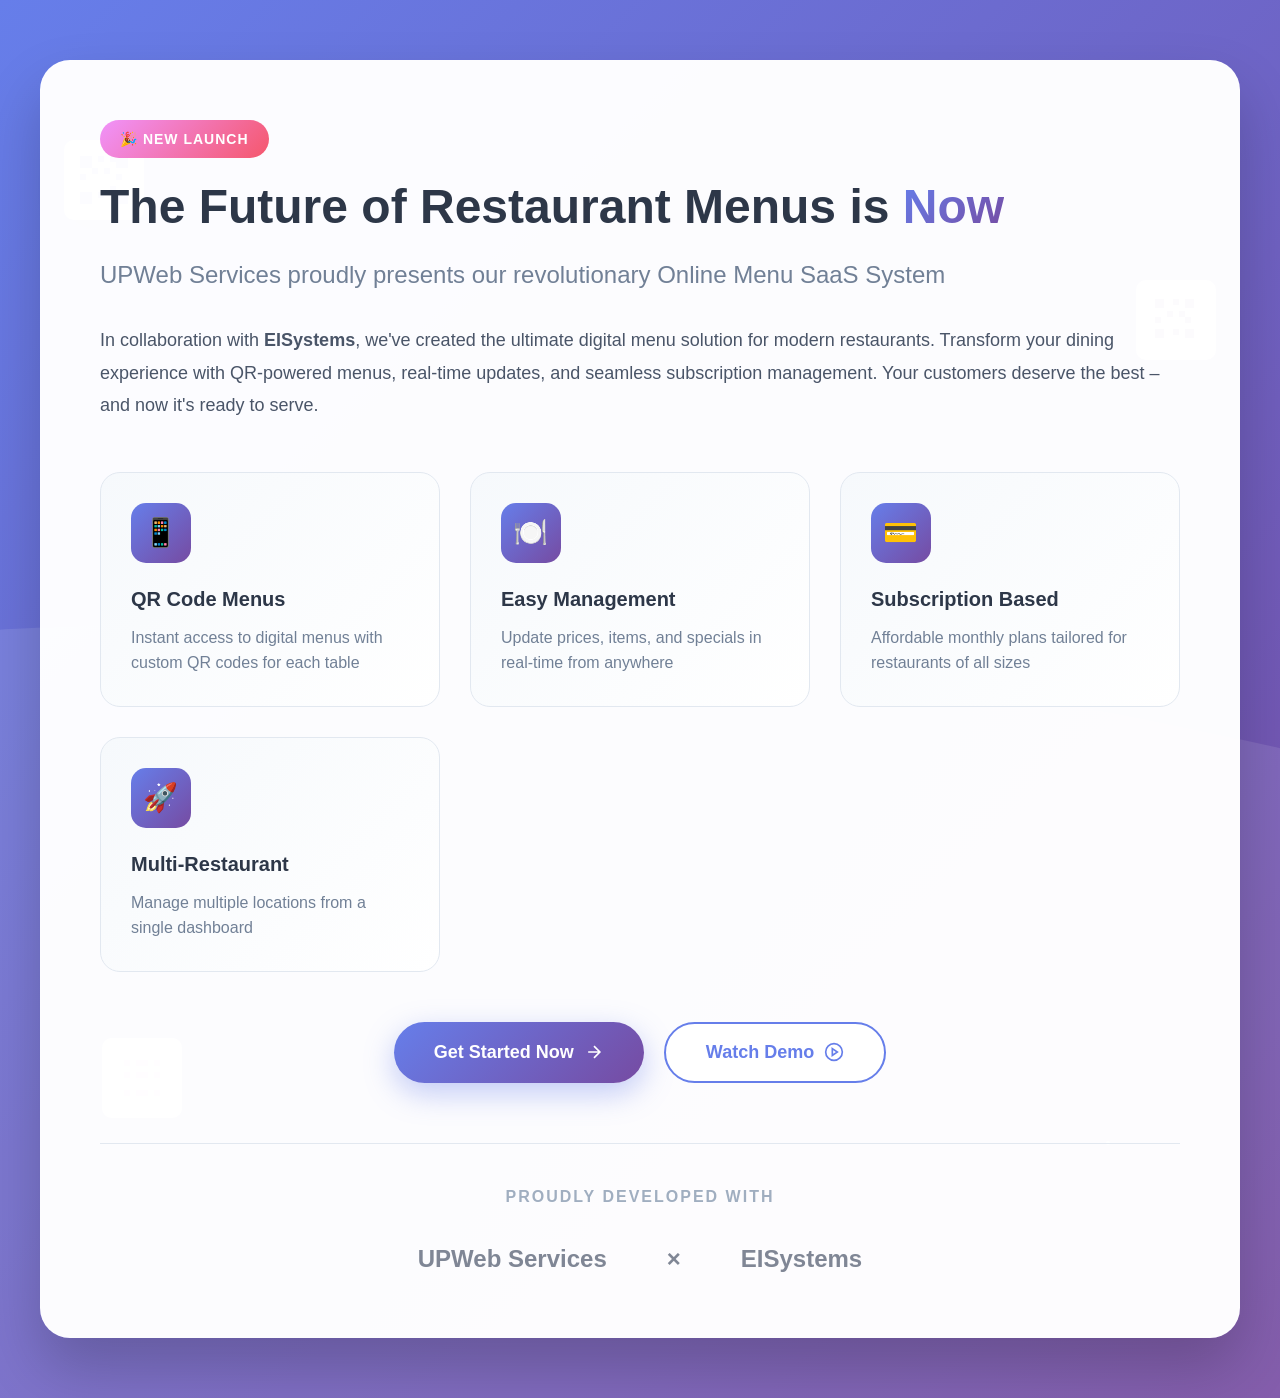
<file: restaurant-menu-section.html>
<!DOCTYPE html>
<html lang="en">
<head>
    <meta charset="UTF-8">
    <meta name="viewport" content="width=device-width, initial-scale=1.0">
    <title>UPWeb Services - Restaurant Menu System</title>
    <style>
        * {
            margin: 0;
            padding: 0;
            box-sizing: border-box;
        }

        body {
            font-family: -apple-system, BlinkMacSystemFont, 'Segoe UI', Roboto, 'Helvetica Neue', Arial, sans-serif;
            line-height: 1.6;
            color: #333;
            overflow-x: hidden;
        }

        .announcement-section {
            min-height: 100vh;
            background: linear-gradient(135deg, #667eea 0%, #764ba2 100%);
            position: relative;
            display: flex;
            align-items: center;
            justify-content: center;
            padding: 60px 20px;
            overflow: hidden;
        }

        .announcement-section::before {
            content: '';
            position: absolute;
            top: 0;
            left: 0;
            right: 0;
            bottom: 0;
            background: url('data:image/svg+xml,<svg xmlns="http://www.w3.org/2000/svg" viewBox="0 0 1440 320"><path fill="%23ffffff" fill-opacity="0.1" d="M0,96L48,112C96,128,192,160,288,165.3C384,171,480,149,576,144C672,139,768,149,864,170.7C960,192,1056,224,1152,218.7C1248,213,1344,171,1392,149.3L1440,128L1440,320L1392,320C1344,320,1248,320,1152,320C1056,320,960,320,864,320C768,320,672,320,576,320C480,320,384,320,288,320C192,320,96,320,48,320L0,320Z"></path></svg>') no-repeat bottom;
            background-size: cover;
        }

        .container {
            max-width: 1200px;
            margin: 0 auto;
            position: relative;
            z-index: 1;
        }

        .announcement-content {
            background: rgba(255, 255, 255, 0.98);
            border-radius: 30px;
            padding: 60px;
            box-shadow: 0 30px 60px rgba(0, 0, 0, 0.2);
            transform: translateY(20px);
            opacity: 0;
            animation: fadeInUp 1s ease forwards;
        }

        @keyframes fadeInUp {
            to {
                opacity: 1;
                transform: translateY(0);
            }
        }

        .badge-new {
            display: inline-block;
            background: linear-gradient(135deg, #f093fb 0%, #f5576c 100%);
            color: white;
            padding: 8px 20px;
            border-radius: 50px;
            font-size: 14px;
            font-weight: 600;
            text-transform: uppercase;
            letter-spacing: 1px;
            margin-bottom: 20px;
            animation: pulse 2s infinite;
        }

        @keyframes pulse {
            0%, 100% {
                transform: scale(1);
            }
            50% {
                transform: scale(1.05);
            }
        }

        .main-title {
            font-size: 48px;
            font-weight: 800;
            color: #2d3748;
            margin-bottom: 20px;
            line-height: 1.2;
        }

        .gradient-text {
            background: linear-gradient(135deg, #667eea 0%, #764ba2 100%);
            -webkit-background-clip: text;
            -webkit-text-fill-color: transparent;
            background-clip: text;
        }

        .subtitle {
            font-size: 24px;
            color: #718096;
            margin-bottom: 30px;
            font-weight: 400;
        }

        .description {
            font-size: 18px;
            color: #4a5568;
            margin-bottom: 40px;
            line-height: 1.8;
        }

        .features-grid {
            display: grid;
            grid-template-columns: repeat(auto-fit, minmax(250px, 1fr));
            gap: 30px;
            margin: 50px 0;
        }

        .feature-card {
            background: linear-gradient(135deg, #f6f9fc 0%, #ffffff 100%);
            padding: 30px;
            border-radius: 20px;
            border: 1px solid #e2e8f0;
            transition: all 0.3s ease;
            opacity: 0;
            transform: translateY(20px);
            animation: fadeInUpDelayed 0.8s ease forwards;
        }

        .feature-card:nth-child(1) { animation-delay: 0.2s; }
        .feature-card:nth-child(2) { animation-delay: 0.4s; }
        .feature-card:nth-child(3) { animation-delay: 0.6s; }
        .feature-card:nth-child(4) { animation-delay: 0.8s; }

        @keyframes fadeInUpDelayed {
            to {
                opacity: 1;
                transform: translateY(0);
            }
        }

        .feature-card:hover {
            transform: translateY(-5px);
            box-shadow: 0 20px 40px rgba(0, 0, 0, 0.1);
        }

        .feature-icon {
            width: 60px;
            height: 60px;
            background: linear-gradient(135deg, #667eea 0%, #764ba2 100%);
            border-radius: 15px;
            display: flex;
            align-items: center;
            justify-content: center;
            margin-bottom: 20px;
            font-size: 28px;
        }

        .feature-title {
            font-size: 20px;
            font-weight: 700;
            color: #2d3748;
            margin-bottom: 10px;
        }

        .feature-desc {
            font-size: 16px;
            color: #718096;
            line-height: 1.6;
        }

        .cta-section {
            margin-top: 50px;
            text-align: center;
        }

        .cta-buttons {
            display: flex;
            gap: 20px;
            justify-content: center;
            flex-wrap: wrap;
        }

        .btn {
            padding: 18px 40px;
            border-radius: 50px;
            font-size: 18px;
            font-weight: 600;
            text-decoration: none;
            transition: all 0.3s ease;
            display: inline-flex;
            align-items: center;
            gap: 10px;
            cursor: pointer;
            border: none;
        }

        .btn-primary {
            background: linear-gradient(135deg, #667eea 0%, #764ba2 100%);
            color: white;
            box-shadow: 0 10px 30px rgba(102, 126, 234, 0.4);
        }

        .btn-primary:hover {
            transform: translateY(-2px);
            box-shadow: 0 15px 40px rgba(102, 126, 234, 0.5);
        }

        .btn-secondary {
            background: white;
            color: #667eea;
            border: 2px solid #667eea;
        }

        .btn-secondary:hover {
            background: #f7fafc;
            transform: translateY(-2px);
        }

        .partners {
            margin-top: 60px;
            padding-top: 40px;
            border-top: 1px solid #e2e8f0;
        }

        .partners-title {
            text-align: center;
            font-size: 16px;
            color: #a0aec0;
            text-transform: uppercase;
            letter-spacing: 2px;
            margin-bottom: 30px;
            font-weight: 600;
        }

        .partners-logos {
            display: flex;
            justify-content: center;
            align-items: center;
            gap: 60px;
            flex-wrap: wrap;
        }

        .partner-logo {
            font-size: 24px;
            font-weight: 700;
            color: #4a5568;
            opacity: 0.7;
            transition: opacity 0.3s ease;
        }

        .partner-logo:hover {
            opacity: 1;
        }

        .floating-qr {
            position: absolute;
            width: 80px;
            height: 80px;
            background: white;
            border-radius: 10px;
            padding: 10px;
            box-shadow: 0 10px 30px rgba(0, 0, 0, 0.1);
            animation: float 6s ease-in-out infinite;
        }

        .floating-qr svg {
            width: 100%;
            height: 100%;
        }

        .floating-qr-1 {
            top: 10%;
            left: 5%;
            animation-delay: 0s;
        }

        .floating-qr-2 {
            top: 20%;
            right: 5%;
            animation-delay: 2s;
        }

        .floating-qr-3 {
            bottom: 20%;
            left: 8%;
            animation-delay: 4s;
        }

        @keyframes float {
            0%, 100% {
                transform: translateY(0) rotate(0deg);
            }
            25% {
                transform: translateY(-20px) rotate(5deg);
            }
            75% {
                transform: translateY(20px) rotate(-5deg);
            }
        }

        @media (max-width: 768px) {
            .announcement-content {
                padding: 40px 30px;
            }
            
            .main-title {
                font-size: 32px;
            }
            
            .subtitle {
                font-size: 20px;
            }
            
            .features-grid {
                grid-template-columns: 1fr;
            }
            
            .floating-qr {
                display: none;
            }
        }

        .sparkle {
            position: absolute;
            width: 4px;
            height: 4px;
            background: white;
            border-radius: 50%;
            animation: sparkle 3s linear infinite;
        }

        @keyframes sparkle {
            0%, 100% {
                opacity: 0;
                transform: scale(0);
            }
            50% {
                opacity: 1;
                transform: scale(1);
            }
        }
    </style>
</head>
<body>
    <section class="announcement-section">
        <!-- Floating QR Code Decorations -->
        <div class="floating-qr floating-qr-1">
            <svg viewBox="0 0 100 100" fill="none" xmlns="http://www.w3.org/2000/svg">
                <rect width="100" height="100" fill="white"/>
                <path d="M10 10h20v20H10zM40 10h10v10H40zM60 10h10v10H60zM70 10h20v20H70zM10 40h10v10H10zM30 30h10v10H30zM50 30h10v10H50zM70 40h10v10H70zM10 70h20v20H10zM40 70h10v10H40zM60 60h10v10H60zM70 70h20v20H70z" fill="#667eea"/>
            </svg>
        </div>
        <div class="floating-qr floating-qr-2">
            <svg viewBox="0 0 100 100" fill="none" xmlns="http://www.w3.org/2000/svg">
                <rect width="100" height="100" fill="white"/>
                <path d="M15 15h15v15H15zM45 15h10v10H45zM65 15h15v15H65zM15 45h10v10H15zM35 35h10v10H35zM55 35h10v10H55zM65 45h10v10H65zM15 65h15v15H15zM45 65h10v10H45zM65 65h15v15H65z" fill="#764ba2"/>
            </svg>
        </div>
        <div class="floating-qr floating-qr-3">
            <svg viewBox="0 0 100 100" fill="none" xmlns="http://www.w3.org/2000/svg">
                <rect width="100" height="100" fill="white"/>
                <path d="M20 20h10v10H20zM40 20h20v10H40zM70 20h10v10H70zM20 40h10v10H20zM40 40h20v10H40zM70 40h10v10H70zM20 70h10v10H20zM40 70h20v10H40zM70 70h10v10H70z" fill="#f093fb"/>
            </svg>
        </div>

        <div class="container">
            <div class="announcement-content">
                <span class="badge-new">🎉 New Launch</span>
                
                <h1 class="main-title">
                    The Future of Restaurant Menus is <span class="gradient-text">Now Here</span>
                </h1>
                
                <p class="subtitle">
                    UPWeb Services proudly presents our revolutionary Online Menu SaaS System
                </p>
                
                <p class="description">
                    In collaboration with <strong>EISystems</strong>, we've created the ultimate digital menu solution for modern restaurants. 
                    Transform your dining experience with QR-powered menus, real-time updates, and seamless subscription management. 
                    Your customers deserve the best – and now it's ready to serve.
                </p>

                <div class="features-grid">
                    <div class="feature-card">
                        <div class="feature-icon">📱</div>
                        <h3 class="feature-title">QR Code Menus</h3>
                        <p class="feature-desc">Instant access to digital menus with custom QR codes for each table</p>
                    </div>
                    
                    <div class="feature-card">
                        <div class="feature-icon">🍽️</div>
                        <h3 class="feature-title">Easy Management</h3>
                        <p class="feature-desc">Update prices, items, and specials in real-time from anywhere</p>
                    </div>
                    
                    <div class="feature-card">
                        <div class="feature-icon">💳</div>
                        <h3 class="feature-title">Subscription Based</h3>
                        <p class="feature-desc">Affordable monthly plans tailored for restaurants of all sizes</p>
                    </div>
                    
                    <div class="feature-card">
                        <div class="feature-icon">🚀</div>
                        <h3 class="feature-title">Multi-Restaurant</h3>
                        <p class="feature-desc">Manage multiple locations from a single dashboard</p>
                    </div>
                </div>

                <div class="cta-section">
                    <div class="cta-buttons">
                        <button class="btn btn-primary" onclick="handleGetStarted()">
                            Get Started Now
                            <svg width="20" height="20" viewBox="0 0 24 24" fill="none" stroke="currentColor" stroke-width="2">
                                <path d="M5 12h14M12 5l7 7-7 7"/>
                            </svg>
                        </button>
                        <button class="btn btn-secondary" onclick="handleLearnMore()">
                            Watch Demo
                            <svg width="20" height="20" viewBox="0 0 24 24" fill="none" stroke="currentColor" stroke-width="2">
                                <circle cx="12" cy="12" r="10"/>
                                <polygon points="10 8 16 12 10 16 10 8"/>
                            </svg>
                        </button>
                    </div>
                </div>

                <div class="partners">
                    <p class="partners-title">Proudly Developed With</p>
                    <div class="partners-logos">
                        <div class="partner-logo">UPWeb Services</div>
                        <div class="partner-logo">×</div>
                        <div class="partner-logo">EISystems</div>
                    </div>
                </div>
            </div>
        </div>
    </section>

    <script>
        // Add sparkle effects
        function createSparkle() {
            const sparkle = document.createElement('div');
            sparkle.className = 'sparkle';
            sparkle.style.left = Math.random() * 100 + '%';
            sparkle.style.top = Math.random() * 100 + '%';
            sparkle.style.animationDelay = Math.random() * 3 + 's';
            document.querySelector('.announcement-section').appendChild(sparkle);
            
            setTimeout(() => sparkle.remove(), 3000);
        }

        // Create sparkles periodically
        setInterval(createSparkle, 500);

        // Button handlers
        function handleGetStarted() {
            // Add your registration/signup logic here
            console.log('Redirecting to registration...');
            alert('Welcome! Let\'s get your restaurant set up with our digital menu system.');
            // window.location.href = '/register';
        }

        function handleLearnMore() {
            // Add your demo/learn more logic here
            console.log('Opening demo...');
            alert('Demo video would open here. Experience the power of digital menus!');
            // window.location.href = '/demo';
        }

        // Add intersection observer for scroll animations
        const observerOptions = {
            threshold: 0.1,
            rootMargin: '0px 0px -50px 0px'
        };

        const observer = new IntersectionObserver((entries) => {
            entries.forEach(entry => {
                if (entry.isIntersecting) {
                    entry.target.style.animationPlayState = 'running';
                }
            });
        }, observerOptions);

        // Observe feature cards
        document.querySelectorAll('.feature-card').forEach(card => {
            observer.observe(card);
        });

        // Add smooth parallax effect to floating QR codes
        document.addEventListener('mousemove', (e) => {
            const mouseX = e.clientX / window.innerWidth;
            const mouseY = e.clientY / window.innerHeight;
            
            document.querySelectorAll('.floating-qr').forEach((qr, index) => {
                const speed = (index + 1) * 10;
                const x = (mouseX - 0.5) * speed;
                const y = (mouseY - 0.5) * speed;
                
                qr.style.transform = `translate(${x}px, ${y}px)`;
            });
        });

        // Add typing effect to the main title
        const titleElement = document.querySelector('.gradient-text');
        const originalText = titleElement.textContent;
        titleElement.textContent = '';
        let charIndex = 0;

        function typeText() {
            if (charIndex < originalText.length) {
                titleElement.textContent += originalText[charIndex];
                charIndex++;
                setTimeout(typeText, 100);
            }
        }

        // Start typing effect after page loads
        window.addEventListener('load', () => {
            setTimeout(typeText, 1000);
        });
    </script>
</body>
</html>
</file>
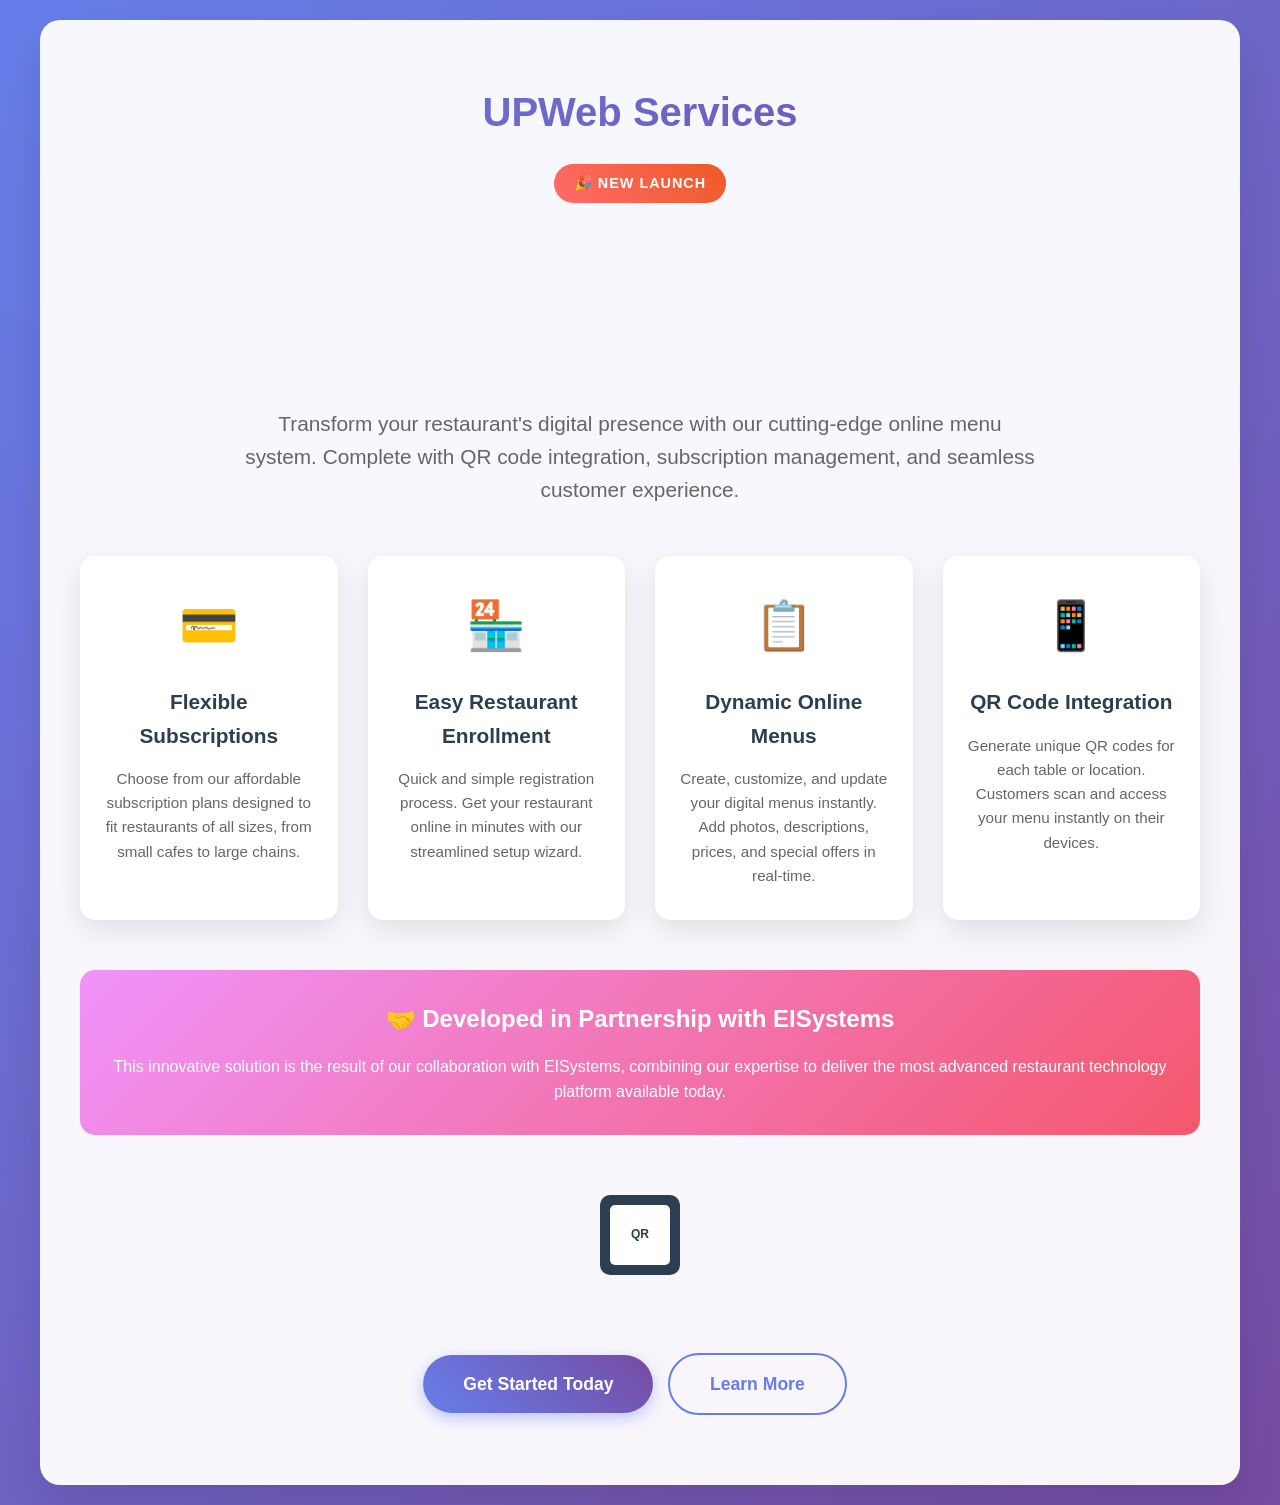
<file: upweb-restaurant-menu-section.html>
<!DOCTYPE html>
<html lang="en">
<head>
    <meta charset="UTF-8">
    <meta name="viewport" content="width=device-width, initial-scale=1.0">
    <title>UPWeb Services - Restaurant Menu SaaS</title>
    <style>
        * {
            margin: 0;
            padding: 0;
            box-sizing: border-box;
        }

        body {
            font-family: 'Segoe UI', Tahoma, Geneva, Verdana, sans-serif;
            line-height: 1.6;
            color: #333;
            background: linear-gradient(135deg, #667eea 0%, #764ba2 100%);
            min-height: 100vh;
            display: flex;
            align-items: center;
            justify-content: center;
            padding: 20px;
        }

        .announcement-section {
            background: rgba(255, 255, 255, 0.95);
            backdrop-filter: blur(10px);
            border-radius: 20px;
            padding: 60px 40px;
            max-width: 1200px;
            width: 100%;
            box-shadow: 0 20px 40px rgba(0, 0, 0, 0.1);
            text-align: center;
            position: relative;
            overflow: hidden;
            animation: slideUp 0.8s ease-out;
        }

        .announcement-section::before {
            content: '';
            position: absolute;
            top: 0;
            left: -100%;
            width: 100%;
            height: 100%;
            background: linear-gradient(90deg, transparent, rgba(255, 255, 255, 0.2), transparent);
            transition: left 0.5s;
        }

        .announcement-section:hover::before {
            left: 100%;
        }

        .company-logo {
            font-size: 2.5rem;
            font-weight: bold;
            background: linear-gradient(45deg, #667eea, #764ba2);
            -webkit-background-clip: text;
            -webkit-text-fill-color: transparent;
            background-clip: text;
            margin-bottom: 20px;
            animation: fadeIn 1s ease-out 0.2s both;
        }

        .announcement-badge {
            display: inline-block;
            background: linear-gradient(45deg, #ff6b6b, #ee5a24);
            color: white;
            padding: 8px 20px;
            border-radius: 50px;
            font-size: 0.9rem;
            font-weight: 600;
            text-transform: uppercase;
            letter-spacing: 1px;
            margin-bottom: 30px;
            animation: pulse 2s infinite, fadeIn 1s ease-out 0.4s both;
        }

        .main-heading {
            font-size: 3rem;
            font-weight: 700;
            margin-bottom: 20px;
            background: linear-gradient(45deg, #2c3e50, #34495e);
            -webkit-background-clip: text;
            -webkit-text-fill-color: transparent;
            background-clip: text;
            animation: fadeIn 1s ease-out 0.6s both;
        }

        .sub-heading {
            font-size: 1.3rem;
            color: #666;
            margin-bottom: 40px;
            max-width: 800px;
            margin-left: auto;
            margin-right: auto;
            animation: fadeIn 1s ease-out 0.8s both;
        }

        .features-grid {
            display: grid;
            grid-template-columns: repeat(auto-fit, minmax(250px, 1fr));
            gap: 30px;
            margin: 50px 0;
            animation: fadeIn 1s ease-out 1s both;
        }

        .feature-card {
            background: white;
            padding: 30px 20px;
            border-radius: 15px;
            box-shadow: 0 10px 30px rgba(0, 0, 0, 0.1);
            transition: all 0.3s ease;
            border: 2px solid transparent;
        }

        .feature-card:hover {
            transform: translateY(-10px);
            box-shadow: 0 20px 40px rgba(0, 0, 0, 0.15);
            border-color: #667eea;
        }

        .feature-icon {
            font-size: 3rem;
            margin-bottom: 20px;
            display: block;
        }

        .feature-title {
            font-size: 1.3rem;
            font-weight: 600;
            margin-bottom: 15px;
            color: #2c3e50;
        }

        .feature-description {
            color: #666;
            font-size: 0.95rem;
        }

        .partnership-info {
            background: linear-gradient(135deg, #f093fb 0%, #f5576c 100%);
            color: white;
            padding: 30px;
            border-radius: 15px;
            margin: 40px 0;
            animation: fadeIn 1s ease-out 1.2s both;
        }

        .partnership-info h3 {
            font-size: 1.5rem;
            margin-bottom: 15px;
        }

        .cta-section {
            margin-top: 50px;
            animation: fadeIn 1s ease-out 1.4s both;
        }

        .cta-button {
            display: inline-block;
            background: linear-gradient(45deg, #667eea, #764ba2);
            color: white;
            padding: 15px 40px;
            border-radius: 50px;
            text-decoration: none;
            font-weight: 600;
            font-size: 1.1rem;
            transition: all 0.3s ease;
            margin: 0 10px 10px 0;
            box-shadow: 0 5px 15px rgba(102, 126, 234, 0.4);
        }

        .cta-button:hover {
            transform: translateY(-3px);
            box-shadow: 0 10px 25px rgba(102, 126, 234, 0.6);
        }

        .cta-button.secondary {
            background: transparent;
            border: 2px solid #667eea;
            color: #667eea;
            box-shadow: none;
        }

        .cta-button.secondary:hover {
            background: #667eea;
            color: white;
        }

        @keyframes slideUp {
            from {
                opacity: 0;
                transform: translateY(50px);
            }
            to {
                opacity: 1;
                transform: translateY(0);
            }
        }

        @keyframes fadeIn {
            from {
                opacity: 0;
                transform: translateY(20px);
            }
            to {
                opacity: 1;
                transform: translateY(0);
            }
        }

        @keyframes pulse {
            0%, 100% {
                transform: scale(1);
            }
            50% {
                transform: scale(1.05);
            }
        }

        @media (max-width: 768px) {
            .announcement-section {
                padding: 40px 20px;
            }
            
            .main-heading {
                font-size: 2rem;
            }
            
            .sub-heading {
                font-size: 1.1rem;
            }
            
            .features-grid {
                grid-template-columns: 1fr;
                gap: 20px;
            }
            
            .cta-button {
                display: block;
                margin: 10px 0;
                text-align: center;
            }
        }

        .qr-demo {
            display: inline-block;
            width: 80px;
            height: 80px;
            background: #2c3e50;
            border-radius: 10px;
            margin: 20px;
            position: relative;
            animation: rotate 3s linear infinite;
        }

        .qr-demo::before {
            content: '';
            position: absolute;
            top: 50%;
            left: 50%;
            transform: translate(-50%, -50%);
            width: 60px;
            height: 60px;
            background: white;
            border-radius: 5px;
        }

        .qr-demo::after {
            content: 'QR';
            position: absolute;
            top: 50%;
            left: 50%;
            transform: translate(-50%, -50%);
            color: #2c3e50;
            font-weight: bold;
            font-size: 12px;
        }

        @keyframes rotate {
            from {
                transform: rotate(0deg);
            }
            to {
                transform: rotate(360deg);
            }
        }
    </style>
</head>
<body>
    <section class="announcement-section" id="restaurantMenuSection">
        <div class="company-logo">UPWeb Services</div>
        
        <div class="announcement-badge">🎉 New Launch</div>
        
        <h1 class="main-heading">Our Revolutionary Restaurant Menu SaaS is Here!</h1>
        
        <p class="sub-heading">
            Transform your restaurant's digital presence with our cutting-edge online menu system. 
            Complete with QR code integration, subscription management, and seamless customer experience.
        </p>

        <div class="features-grid">
            <div class="feature-card" data-feature="subscription">
                <span class="feature-icon">💳</span>
                <h3 class="feature-title">Flexible Subscriptions</h3>
                <p class="feature-description">Choose from our affordable subscription plans designed to fit restaurants of all sizes, from small cafes to large chains.</p>
            </div>
            
            <div class="feature-card" data-feature="enrollment">
                <span class="feature-icon">🏪</span>
                <h3 class="feature-title">Easy Restaurant Enrollment</h3>
                <p class="feature-description">Quick and simple registration process. Get your restaurant online in minutes with our streamlined setup wizard.</p>
            </div>
            
            <div class="feature-card" data-feature="menu">
                <span class="feature-icon">📋</span>
                <h3 class="feature-title">Dynamic Online Menus</h3>
                <p class="feature-description">Create, customize, and update your digital menus instantly. Add photos, descriptions, prices, and special offers in real-time.</p>
            </div>
            
            <div class="feature-card" data-feature="qr">
                <span class="feature-icon">📱</span>
                <h3 class="feature-title">QR Code Integration</h3>
                <p class="feature-description">Generate unique QR codes for each table or location. Customers scan and access your menu instantly on their devices.</p>
            </div>
        </div>

        <div class="partnership-info">
            <h3>🤝 Developed in Partnership with EISystems</h3>
            <p>This innovative solution is the result of our collaboration with EISystems, combining our expertise to deliver the most advanced restaurant technology platform available today.</p>
        </div>

        <div class="qr-demo"></div>

        <div class="cta-section">
            <a href="#" class="cta-button" id="getStartedBtn">Get Started Today</a>
            <a href="#" class="cta-button secondary" id="learnMoreBtn">Learn More</a>
        </div>
    </section>

    <script>
        // Animation and interaction JavaScript
        document.addEventListener('DOMContentLoaded', function() {
            // Add scroll-triggered animations for feature cards
            const observerOptions = {
                threshold: 0.1,
                rootMargin: '0px 0px -50px 0px'
            };

            const observer = new IntersectionObserver(function(entries) {
                entries.forEach(entry => {
                    if (entry.isIntersecting) {
                        entry.target.style.animationDelay = '0s';
                        entry.target.classList.add('animate-in');
                    }
                });
            }, observerOptions);

            // Observe feature cards
            document.querySelectorAll('.feature-card').forEach(card => {
                observer.observe(card);
            });

            // Add click effects to buttons
            document.getElementById('getStartedBtn').addEventListener('click', function(e) {
                e.preventDefault();
                // Add ripple effect
                const ripple = document.createElement('span');
                ripple.style.cssText = `
                    position: absolute;
                    border-radius: 50%;
                    background: rgba(255,255,255,0.6);
                    transform: scale(0);
                    animation: ripple 0.6s linear;
                    pointer-events: none;
                `;
                
                const rect = this.getBoundingClientRect();
                const size = Math.max(rect.width, rect.height);
                ripple.style.width = ripple.style.height = size + 'px';
                ripple.style.left = (e.clientX - rect.left - size / 2) + 'px';
                ripple.style.top = (e.clientY - rect.top - size / 2) + 'px';
                
                this.style.position = 'relative';
                this.appendChild(ripple);
                
                setTimeout(() => {
                    ripple.remove();
                }, 600);
                
                // Simulate navigation or action
                alert('Ready to revolutionize your restaurant? Contact UPWeb Services to get started!');
            });

            document.getElementById('learnMoreBtn').addEventListener('click', function(e) {
                e.preventDefault();
                // Smooth scroll to features or show more info
                document.querySelector('.features-grid').scrollIntoView({
                    behavior: 'smooth'
                });
            });

            // Add hover effects to feature cards
            document.querySelectorAll('.feature-card').forEach(card => {
                card.addEventListener('mouseenter', function() {
                    this.style.transform = 'translateY(-10px) scale(1.02)';
                });
                
                card.addEventListener('mouseleave', function() {
                    this.style.transform = 'translateY(0) scale(1)';
                });
            });

            // Add dynamic text effects
            const mainHeading = document.querySelector('.main-heading');
            const text = mainHeading.textContent;
            mainHeading.innerHTML = '';
            
            text.split('').forEach((char, index) => {
                const span = document.createElement('span');
                span.textContent = char === ' ' ? '\u00A0' : char;
                span.style.animationDelay = `${index * 0.05}s`;
                span.style.display = 'inline-block';
                span.style.opacity = '0';
                span.style.animation = 'letterFadeIn 0.5s ease forwards';
                mainHeading.appendChild(span);
            });

            // Add CSS for letter animation
            const style = document.createElement('style');
            style.textContent = `
                @keyframes letterFadeIn {
                    to {
                        opacity: 1;
                        transform: translateY(0);
                    }
                    from {
                        opacity: 0;
                        transform: translateY(20px);
                    }
                }
                
                @keyframes ripple {
                    to {
                        transform: scale(4);
                        opacity: 0;
                    }
                }
                
                .animate-in {
                    animation: slideInUp 0.6s ease forwards;
                }
                
                @keyframes slideInUp {
                    from {
                        opacity: 0;
                        transform: translateY(30px);
                    }
                    to {
                        opacity: 1;
                        transform: translateY(0);
                    }
                }
            `;
            document.head.appendChild(style);

            // Add floating particles effect
            function createParticle() {
                const particle = document.createElement('div');
                particle.style.cssText = `
                    position: fixed;
                    width: 4px;
                    height: 4px;
                    background: rgba(102, 126, 234, 0.3);
                    border-radius: 50%;
                    pointer-events: none;
                    z-index: -1;
                    animation: float 6s linear infinite;
                `;
                
                particle.style.left = Math.random() * window.innerWidth + 'px';
                particle.style.top = window.innerHeight + 'px';
                
                document.body.appendChild(particle);
                
                setTimeout(() => {
                    particle.remove();
                }, 6000);
            }

            // Create particles periodically
            setInterval(createParticle, 2000);

            // Add floating animation
            const floatStyle = document.createElement('style');
            floatStyle.textContent = `
                @keyframes float {
                    to {
                        transform: translateY(-${window.innerHeight + 100}px) rotate(360deg);
                        opacity: 0;
                    }
                }
            `;
            document.head.appendChild(floatStyle);
        });

        // Add responsive behavior
        window.addEventListener('resize', function() {
            // Adjust animations for mobile
            const isMobile = window.innerWidth <= 768;
            const section = document.querySelector('.announcement-section');
            
            if (isMobile) {
                section.style.padding = '30px 15px';
            } else {
                section.style.padding = '60px 40px';
            }
        });
    </script>
</body>
</html>
</file>
<file: erled-agency/assets/css/styles.css>
/*
  Erled Agency styles
  Maritime theme: deep blues, clean typography, responsive grid
*/

/* CSS Reset (modern minimal) */
* { box-sizing: border-box; }
html { -webkit-text-size-adjust: 100%; }
body { margin: 0; font-family: system-ui, -apple-system, Segoe UI, Roboto, Ubuntu, Cantarell, Noto Sans, Helvetica, Arial, "Apple Color Emoji", "Segoe UI Emoji"; line-height: 1.6; color: #0d2233; background: #f7fbff; }
img { max-width: 100%; height: auto; display: block; }
a { color: #0a6fb8; text-decoration: none; }
a:hover { text-decoration: underline; }
:focus { outline: 3px solid #0a6fb8; outline-offset: 2px; }

/* Theme tokens */
:root {
  --bg: #f7fbff;
  --ink: #0d2233;
  --muted: #46647d;
  --primary: #0a6fb8;
  --primary-ink: #ffffff;
  --tinted: #e6f2fb;
  --accent: #0d3356;
  --shadow: 0 10px 30px rgba(13, 51, 86, 0.15);
  --radius: 12px;
  --radius-sm: 8px;
  --container: 1100px;
}

.container { max-width: var(--container); margin: 0 auto; padding: 0 20px; }
.grid-2 { display: grid; gap: 32px; grid-template-columns: 1fr; }
@media (min-width: 900px) { .grid-2 { grid-template-columns: 1.2fr 1fr; align-items: start; } }

/* Header */
.site-header { position: sticky; top: 0; background: rgba(255,255,255,0.9); backdrop-filter: blur(8px); border-bottom: 1px solid #e5eef5; z-index: 20; }
.header__inner { display: flex; align-items: center; justify-content: space-between; padding: 14px 0; }
.brand { display: inline-flex; align-items: center; gap: 10px; font-weight: 700; color: var(--ink); }
.brand__mark { width: 36px; height: 36px; }
.brand__text { letter-spacing: 0.2px; }

.nav__toggle { display: inline-flex; flex-direction: column; gap: 4px; width: 40px; height: 40px; align-items: center; justify-content: center; background: transparent; border: 1px solid #d5e5f2; border-radius: var(--radius-sm); cursor: pointer; }
.nav__toggle-bar { width: 20px; height: 2px; background: var(--ink); border-radius: 2px; }
.nav__list { list-style: none; margin: 0; padding: 0; display: none; position: absolute; right: 20px; top: 62px; background: white; border: 1px solid #e5eef5; border-radius: var(--radius); box-shadow: var(--shadow); }
.nav__list li { border-bottom: 1px solid #eef5fb; }
.nav__list li:last-child { border-bottom: 0; }
.nav__list a { display: block; padding: 12px 16px; color: var(--ink); }
.nav__list[aria-expanded="true"] { display: block; }
@media (min-width: 900px) {
  .nav__toggle { display: none; }
  .nav__list { position: static; display: flex !important; gap: 22px; border: 0; box-shadow: none; background: transparent; }
  .nav__list li { border: 0; }
  .nav__list a { padding: 8px 0; }
}

/* Hero */
.hero { padding: 72px 0 32px; background: linear-gradient(180deg, #ffffff 0%, #f0f7fd 100%); }
.hero__inner { display: grid; grid-template-columns: 1fr; gap: 24px; align-items: center; }
@media (min-width: 900px) { .hero__inner { grid-template-columns: 1.1fr 0.9fr; gap: 48px; } }
.lead { color: var(--muted); font-size: 1.125rem; max-width: 60ch; }
.hero__actions { display: flex; gap: 12px; margin: 16px 0 8px; }
.trust-list { display: flex; gap: 12px; flex-wrap: wrap; color: var(--muted); padding-left: 0; list-style: none; }
.hero__wave { width: 100%; height: auto; }

/* Sections */
.section { padding: 56px 0; }
.section--tinted { background: var(--tinted); }
.section--accent { background: linear-gradient(180deg, #eaf4fb 0%, #d7eaf7 100%); border-top: 1px solid #dbeaf6; border-bottom: 1px solid #dbeaf6; }
.section__header { margin-bottom: 24px; }
.section__subtitle { color: var(--muted); margin-top: -6px; }

/* Cards */
.cards { display: grid; grid-template-columns: 1fr; gap: 16px; }
@media (min-width: 700px) { .cards { grid-template-columns: repeat(2, 1fr); } }
@media (min-width: 1000px) { .cards { grid-template-columns: repeat(3, 1fr); } }
.card { background: white; border: 1px solid #e5eef5; border-radius: var(--radius); padding: 18px; box-shadow: var(--shadow); transition: transform .2s ease, box-shadow .2s ease; }
.card:hover { transform: translateY(-2px); box-shadow: 0 14px 36px rgba(13, 51, 86, 0.18); }
.card__icon { font-size: 28px; }
.card__title { margin: 6px 0 6px; }
.card__text { color: var(--muted); }

/* Stats */
.stats { display: grid; grid-template-columns: repeat(2, 1fr); gap: 12px; }
@media (min-width: 700px) { .stats { grid-template-columns: repeat(4, 1fr); } }
.stat { background: white; border: 1px solid #e5eef5; border-radius: var(--radius); padding: 18px; text-align: center; box-shadow: var(--shadow); }
.stat__label { font-weight: 700; font-size: 1.125rem; color: var(--accent); }
.stat__value { color: var(--muted); }

/* Prose */
.prose p { margin-top: 0; }
.prose ul { margin: 0; padding-left: 18px; }

/* Buttons */
.button { display: inline-flex; align-items: center; justify-content: center; padding: 10px 16px; border-radius: var(--radius-sm); border: 1px solid #cfe3f2; font-weight: 600; cursor: pointer; background: white; color: var(--ink); box-shadow: var(--shadow); }
.button--primary { background: var(--primary); border-color: var(--primary); color: var(--primary-ink); }
.button--ghost { background: transparent; }

/* Contact */
.contact { background: white; border: 1px solid #e5eef5; border-radius: var(--radius); padding: 18px; box-shadow: var(--shadow); }
.form__row { display: grid; gap: 6px; margin-bottom: 12px; }
.form__row--full { grid-column: 1 / -1; }
.contact input, .contact select, .contact textarea { width: 100%; padding: 10px 12px; border: 1px solid #cfe3f2; border-radius: var(--radius-sm); font: inherit; }
.form__actions { display: flex; align-items: center; gap: 12px; margin-top: 8px; }
.form__disclaimer { color: var(--muted); font-size: .9rem; margin: 0; }

/* Footer */
.site-footer { padding: 22px 0; background: #0d3356; color: #cfe3f2; }
.footer__inner { display: flex; align-items: center; justify-content: space-between; gap: 12px; }
.footer__nav { list-style: none; display: flex; gap: 16px; margin: 0; padding: 0; }
.footer__nav a { color: #e8f3fb; }

/* Utils */
.sr-only { position: absolute; width: 1px; height: 1px; padding: 0; margin: -1px; overflow: hidden; clip: rect(0,0,0,0); white-space: nowrap; border: 0; }
.skip-link { position: absolute; left: -999px; top: auto; background: #000; color: #fff; padding: 8px; z-index: 100; }
.skip-link:focus { left: 10px; top: 10px; }

/* Reveal on scroll */
[data-reveal] { opacity: 0; transform: translateY(10px); transition: opacity .5s ease, transform .5s ease; }
[data-reveal].is-visible { opacity: 1; transform: translateY(0); }
</file>
<file: erled_agency/styles.css>
/* Custom Styles for Erled Agency */
:root {
  --clr-primary: #005b9f;
  --clr-primary-dark: #00457a;
}

body {
  font-family: "Inter", -apple-system, BlinkMacSystemFont, "Segoe UI", Roboto, Helvetica, Arial, sans-serif;
  scroll-behavior: smooth;
}

.navbar.bg-primary, footer.bg-primary {
  background: var(--clr-primary);
}

.hero {
  min-height: 100vh;
  background: linear-gradient(rgba(0, 91, 159, 0.55), rgba(0, 91, 159, 0.55)), url('https://images.unsplash.com/photo-1518733057094-95b5312bd5b9?auto=format&fit=crop&w=1950&q=80') center/cover no-repeat;
}

.service-box:hover {
  transform: translateY(-4px);
  transition: transform 0.2s;
}

footer {
  font-size: 0.875rem;
}

#about p {
  font-size: 1.05rem;
}
</file>
